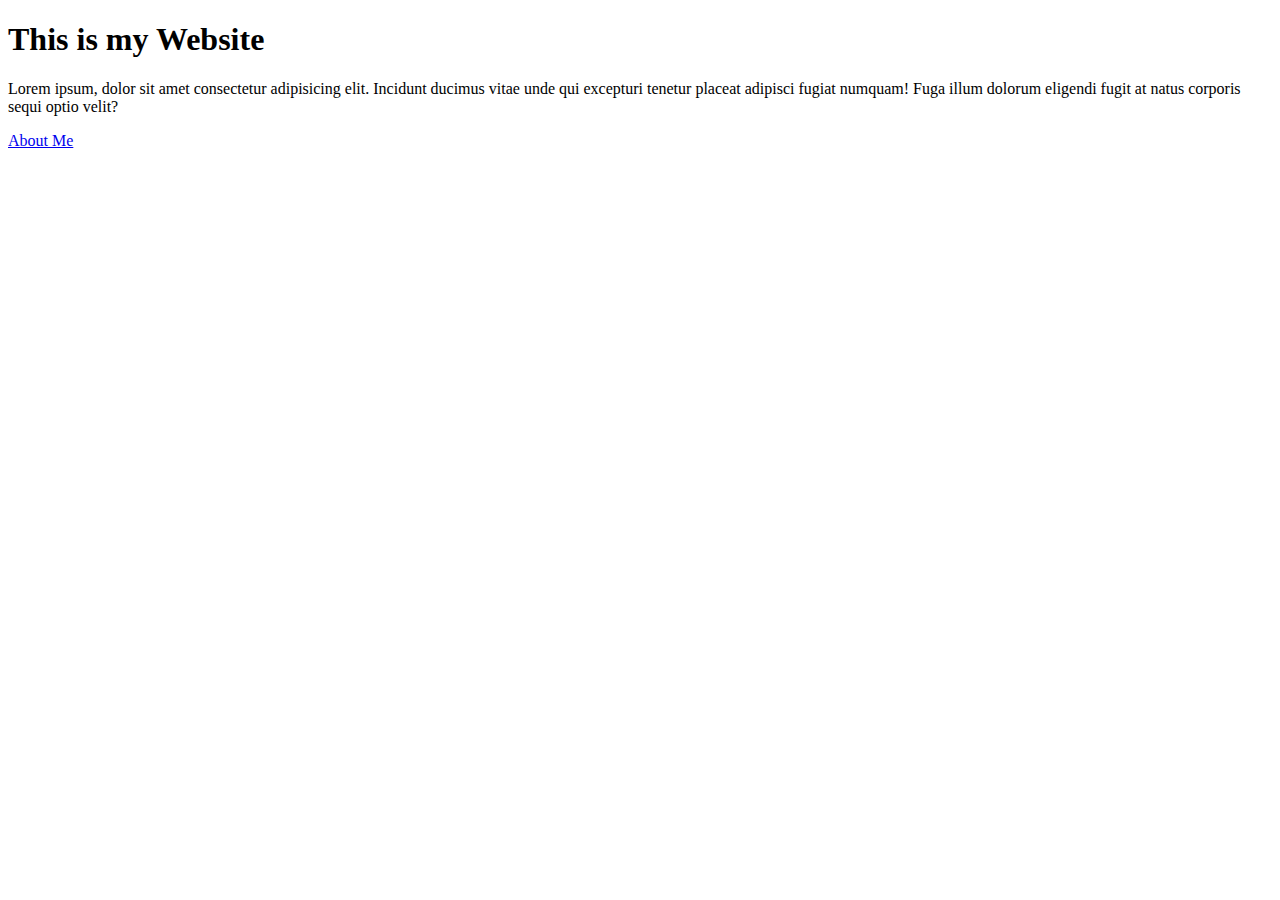
<file: index.html>
<!DOCTYPE html>
<html lang="en">
<head>
    <meta charset="UTF-8">
    <meta name="viewport" content="width=device-width, initial-scale=1.0">
    <title>Document</title>
</head>
<body>
    <div class="container">
        <div class="row">
            <div class="col">
                <h1>This is my Website</h1>
                <p>Lorem ipsum, dolor sit amet consectetur adipisicing elit. Incidunt ducimus vitae unde qui excepturi tenetur placeat adipisci fugiat numquam! Fuga illum dolorum eligendi fugit at natus corporis sequi optio velit?</p>
            </div>
        </div>
    </div>

    <div class="row">
        <p><a href="test/about.html">About Me</a></p>
    </div>
</body>

</html>
</file>
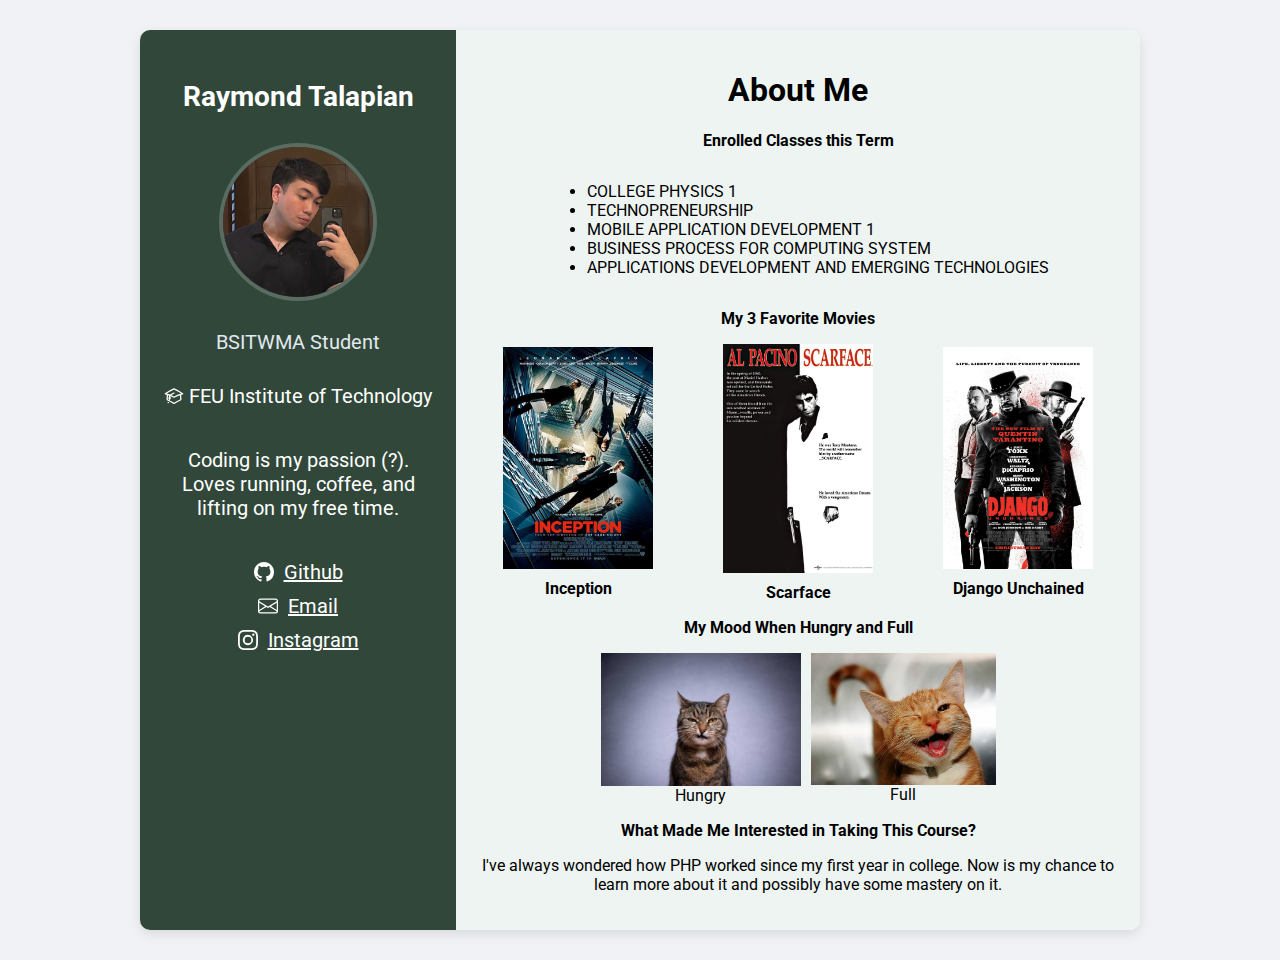
<file: ABOUT ME/index.html>
<!DOCTYPE html>
<html lang="en">

<head>
    <meta charset="UTF-8">
    <title>About Me</title>
    <link href='https://fonts.googleapis.com/css?family=Roboto' rel='stylesheet'>

    <style>
        body {
            font-family: 'Roboto';
            margin: 0;
            padding: 0;
            background-color: #f0f2f5;
            
            display: flex;
            justify-content: center;
            align-items: center;
            min-height: 100vh;
        }

        a {
            color: white;
        }

       
        .main-container {
            max-width: 1000px;
            width: 90%;
            margin: 30px auto;
            background-color: white;
            box-shadow: 0 4px 12px rgba(0, 0, 0, 0.1);
            border-radius: 10px;
            overflow: hidden;
            
        }

       
        .page-container {
            display: flex;
            min-height: 80vh;
            max-height: 900px;
            
        }

        .left-column {
            width: 30%;
            background-color: #31473A;
            color: white;
            padding: 20px;
            display: flex;
            flex-direction: column;
            align-items: center;
            text-align: center;
        }

        .right-column {
            width: 70%;
            padding: 20px;
            background-color: #EDF4F2;
            overflow-y: auto;
            
        }

       
        .flex-container {
            display: flex;
            flex-direction: row;
            gap: 70px;
            align-items: center;
            justify-content: center;
        }

        .movie-item {
            display: flex;
            flex-direction: column;
            align-items: center;
            text-align: center;
            font-weight: bold;
            
        }

        .mad{
            display: flex;
            flex-direction: column;
            align-items: center; 

        }

        .hapi{
            display: flex;
            flex-direction: column;
            align-items: center; 

        }

        .posters {
            width: 150px;
            margin-bottom: 10px;
        }

        .catimg {
            display: flex;
            justify-content: center;
            gap: 10px;

        }

        .enrolled {
            display: flex;
            flex-direction: column;
            align-items: center;
        }

        
        .profile-name {
            font-size: 28px;
            margin-top: 30px;
            margin-bottom: 10px;
        }

        .profile-title {

            color: #e2e8f0;
            margin-bottom: 10px;
            font-size: 20px;
        }

        .contact-info {
            margin-top: 5px;
            font-size: 20px;
        }

        h1 {
            text-align: center;
        }

        .right-column p {
            display: block;
            text-align: center;
        }

        
        .profile-image {
            width: 150px;
            height: 150px;
            border-radius: 50%;
            object-fit: cover;
            border: 4px solid rgba(255, 255, 255, 0.2);
            margin-top: 20px;
        }

        #icons {
            width: 20px;

        }

        .school {
            display: flex;
            flex-direction: row;
            gap: 5px;
            justify-content: center;
        }

        .links {

            margin-top: 10px;
            display: flex;
            flex-direction: row;
            gap: 10px;
            justify-content: center;
            align-items: center;
        }
    </style>
</head>

<body>
    
    <div class="main-container">
        <div class="page-container">

            <!-- Left Side Content-->
            <div class="left-column">
                <h2 class="profile-name">Raymond Talapian</h2>


                <div>
                    <img src="me.jpg" alt="Profile Photo" class="profile-image">
                </div>

                <div class="contact-info">
                    <p class="profile-title">BSITWMA Student</p>
                    <div class="school">
                        <svg xmlns="http://www.w3.org/2000/svg" fill="none" viewBox="0 0 24 24" stroke-width="1.5"
                            stroke="currentColor" class="size-6" id="icons">
                            <path stroke-linecap="round" stroke-linejoin="round"
                                d="M4.26 10.147a60.438 60.438 0 0 0-.491 6.347A48.62 48.62 0 0 1 12 20.904a48.62 48.62 0 0 1 8.232-4.41 60.46 60.46 0 0 0-.491-6.347m-15.482 0a50.636 50.636 0 0 0-2.658-.813A59.906 59.906 0 0 1 12 3.493a59.903 59.903 0 0 1 10.399 5.84c-.896.248-1.783.52-2.658.814m-15.482 0A50.717 50.717 0 0 1 12 13.489a50.702 50.702 0 0 1 7.74-3.342M6.75 15a.75.75 0 1 0 0-1.5.75.75 0 0 0 0 1.5Zm0 0v-3.675A55.378 55.378 0 0 1 12 8.443m-7.007 11.55A5.981 5.981 0 0 0 6.75 15.75v-1.5" />
                        </svg>
                        <p>FEU Institute of Technology</p>
                    </div>

                    <p style="margin-bottom: 40px;">Coding is my passion (?). Loves running, coffee, and lifting on my free time. </p>

                    <div class="links">
                        <svg xmlns="http://www.w3.org/2000/svg" width="20" height="20" fill="currentColor"
                            class="bi bi-github" viewBox="0 0 16 16">
                            <path
                                d="M8 0C3.58 0 0 3.58 0 8c0 3.54 2.29 6.53 5.47 7.59.4.07.55-.17.55-.38 0-.19-.01-.82-.01-1.49-2.01.37-2.53-.49-2.69-.94-.09-.23-.48-.94-.82-1.13-.28-.15-.68-.52-.01-.53.63-.01 1.08.58 1.23.82.72 1.21 1.87.87 2.33.66.07-.52.28-.87.51-1.07-1.78-.2-3.64-.89-3.64-3.95 0-.87.31-1.59.82-2.15-.08-.2-.36-1.02.08-2.12 0 0 .67-.21 2.2.82.64-.18 1.32-.27 2-.27s1.36.09 2 .27c1.53-1.04 2.2-.82 2.2-.82.44 1.1.16 1.92.08 2.12.51.56.82 1.27.82 2.15 0 3.07-1.87 3.75-3.65 3.95.29.25.54.73.54 1.48 0 1.07-.01 1.93-.01 2.2 0 .21.15.46.55.38A8.01 8.01 0 0 0 16 8c0-4.42-3.58-8-8-8" />
                        </svg>
                        <a href="https://github.com/asapr4y">Github</a>
                    </div>

                    <div class="links">
                        <svg xmlns="http://www.w3.org/2000/svg" width="20" height="20" fill="currentColor"
                            class="bi bi-envelope" viewBox="0 0 16 16">
                            <path
                                d="M0 4a2 2 0 0 1 2-2h12a2 2 0 0 1 2 2v8a2 2 0 0 1-2 2H2a2 2 0 0 1-2-2zm2-1a1 1 0 0 0-1 1v.217l7 4.2 7-4.2V4a1 1 0 0 0-1-1zm13 2.383-4.708 2.825L15 11.105zm-.034 6.876-5.64-3.471L8 9.583l-1.326-.795-5.64 3.47A1 1 0 0 0 2 13h12a1 1 0 0 0 .966-.741M1 11.105l4.708-2.897L1 5.383z" />
                        </svg>
                        <a href="202312047@fit.edu.ph">Email</a>
                    </div>

                    <div class="links">
                        <svg xmlns="http://www.w3.org/2000/svg" width="20" height="20" fill="currentColor"
                            class="bi bi-instagram" viewBox="0 0 16 16">
                            <path
                                d="M8 0C5.829 0 5.556.01 4.703.048 3.85.088 3.269.222 2.76.42a3.9 3.9 0 0 0-1.417.923A3.9 3.9 0 0 0 .42 2.76C.222 3.268.087 3.85.048 4.7.01 5.555 0 5.827 0 8.001c0 2.172.01 2.444.048 3.297.04.852.174 1.433.372 1.942.205.526.478.972.923 1.417.444.445.89.719 1.416.923.51.198 1.09.333 1.942.372C5.555 15.99 5.827 16 8 16s2.444-.01 3.298-.048c.851-.04 1.434-.174 1.943-.372a3.9 3.9 0 0 0 1.416-.923c.445-.445.718-.891.923-1.417.197-.509.332-1.09.372-1.942C15.99 10.445 16 10.173 16 8s-.01-2.445-.048-3.299c-.04-.851-.175-1.433-.372-1.941a3.9 3.9 0 0 0-.923-1.417A3.9 3.9 0 0 0 13.24.42c-.51-.198-1.092-.333-1.943-.372C10.443.01 10.172 0 7.998 0zm-.717 1.442h.718c2.136 0 2.389.007 3.232.046.78.035 1.204.166 1.486.275.373.145.64.319.92.599s.453.546.598.92c.11.281.24.705.275 1.485.039.843.047 1.096.047 3.231s-.008 2.389-.047 3.232c-.035.78-.166 1.203-.275 1.485a2.5 2.5 0 0 1-.599.919c-.28.28-.546.453-.92.598-.28.11-.704.24-1.485.276-.843.038-1.096.047-3.232.047s-2.39-.009-3.233-.047c-.78-.036-1.203-.166-1.485-.276a2.5 2.5 0 0 1-.92-.598 2.5 2.5 0 0 1-.6-.92c-.109-.281-.24-.705-.275-1.485-.038-.843-.046-1.096-.046-3.233s.008-2.388.046-3.231c.036-.78.166-1.204.276-1.486.145-.373.319-.64.599-.92s.546-.453.92-.598c.282-.11.705-.24 1.485-.276.738-.034 1.024-.044 2.515-.045zm4.988 1.328a.96.96 0 1 0 0 1.92.96.96 0 0 0 0-1.92m-4.27 1.122a4.109 4.109 0 1 0 0 8.217 4.109 4.109 0 0 0 0-8.217m0 1.441a2.667 2.667 0 1 1 0 5.334 2.667 2.667 0 0 1 0-5.334" />
                        </svg>
                        <a href="https://www.instagram.com/americanoreviews/">Instagram</a>
                    </div>
                </div>
            </div>

            <!-- About Me content -->
            <div class="right-column">
                <h1>About Me</h1>

                <p><strong>Enrolled Classes this Term</strong></p>
                <div class="enrolled">
                    <ul>
                        <li>COLLEGE PHYSICS 1</li>
                        <li>TECHNOPRENEURSHIP</li>
                        <li>MOBILE APPLICATION DEVELOPMENT 1</li>
                        <li>BUSINESS PROCESS FOR COMPUTING SYSTEM</li>
                        <li>APPLICATIONS DEVELOPMENT AND EMERGING TECHNOLOGIES </li>
                    </ul>
                </div>

                <p><strong>My 3 Favorite Movies</strong></p>
                <div class="flex-container">
                    <div class="movie-item">
                        <img src="inception.jpg" class="posters" alt="Inception">
                        <div>Inception</div>
                    </div>
                    <div class="movie-item">
                        <img src="scar.jpg" class="posters" alt="Scarface">
                        <div>Scarface</div>
                    </div>
                    <div class="movie-item">
                        <img src="django.jpg" class="posters" alt="Django Unchained">
                        <div>Django Unchained</div>
                    </div>
                </div>

                <p><strong>My Mood When Hungry and Full</strong></p>
                <div class="catimg">
                    <div class="mad">
                    <img src="madcat.jpg" alt="Hungry Mood" width="200">
                    <div>Hungry</div>
                    </div>

                    <div class="hapi">
                    <img src="hapicat.jpg" alt="Full Mood" width="185">
                    <div>Full</div>
                    </div>
                </div>

                <p><strong>What Made Me Interested in Taking This Course?</strong></p>
                <p>I've always wondered how PHP worked since my first year in college. Now is my chance to learn more
                    about it and
                    possibly have some mastery on it.</p>
            </div>
        </div>
    </div>
</body>

</html>
</file>
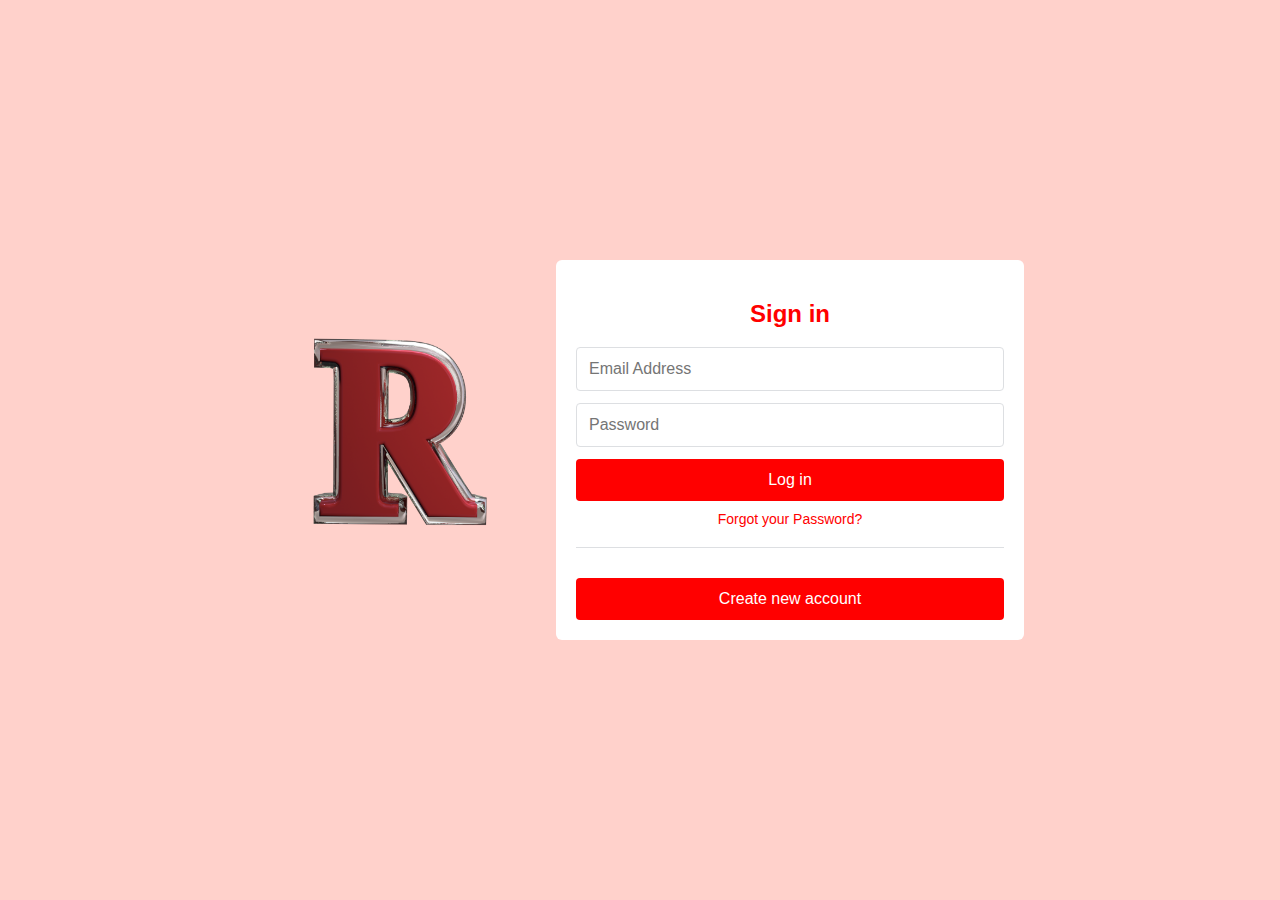
<file: fblogin.html>
<!DOCTYPE html>
<html lang="en">
<head>
    <meta charset="UTF-8">
    <meta name="viewport" content="width=device-width, initial-scale=1.0">
    <title>Raysbook Login</title>
    <style>
        body {
            font-family: Arial, sans-serif;
            background-color: #ffd1cb;
            margin: 0;
            padding: 0;
            display: flex;
            justify-content: center;
            align-items: center;
            height: 100vh;
}

        

        h2{
            text-align: center;
            color: #ff0000;
        }

        .container {
            display: flex;
            flex-direction: row;
            justify-content: space-between;
            width: 60%;
            max-width: 1000px;
        }

        .logo {
            flex: 1;    
            width: 250px;
            max-width: 300px;
            margin-bottom: 40px;
        }
        .login-box {
            flex:1;
            background: #fff;
            padding: 20px;
            border-radius: 6px;
        }

        .login-box form{
            display: flex;
            flex-direction: column;
        }

        .login-box input{
            padding: 12px;
            margin-bottom: 12px;
            font-size: 16px;
            border: 1px solid #dddfe2;
            border-radius: 4px;
        }

        .login-box button {
            background-color: #ff0000;
            color: #fff;
            padding: 12px;
            font-size: 16px;
            border: none;
            border-radius: 4px;
            cursor: pointer;
}
        .login-box button:hover {
            background-color: #000000;
}
        .login-box .create-account {
            background-color: #ff0000;
            margin-top: 10px;
}
        .login-box a {
            color: #ff0000;
            font-size: 14px;
            text-align: center;
            margin-top: 10px;
            text-decoration: none;
}
        .login-box hr {
            margin: 20px 0;
            border: none;
            border-top: 1px solid #dddfe2;
}
    </style>
</head>
<body>

<div class = "container">

<img src="rlogo3.png" class="logo">




<div class ="login-box">
<form>
    <h2>Sign in</h2>
    <input type="email" placeholder="Email Address" required>

    <input type="password" placeholder="Password" required> 

    <button type ="submit">Log in</button> 

    <a href="#">Forgot your Password?</a>

    <hr>
    <button class="create-account">Create new account</button>
</form>
</div>
</div>

</body>

</body>
</file>
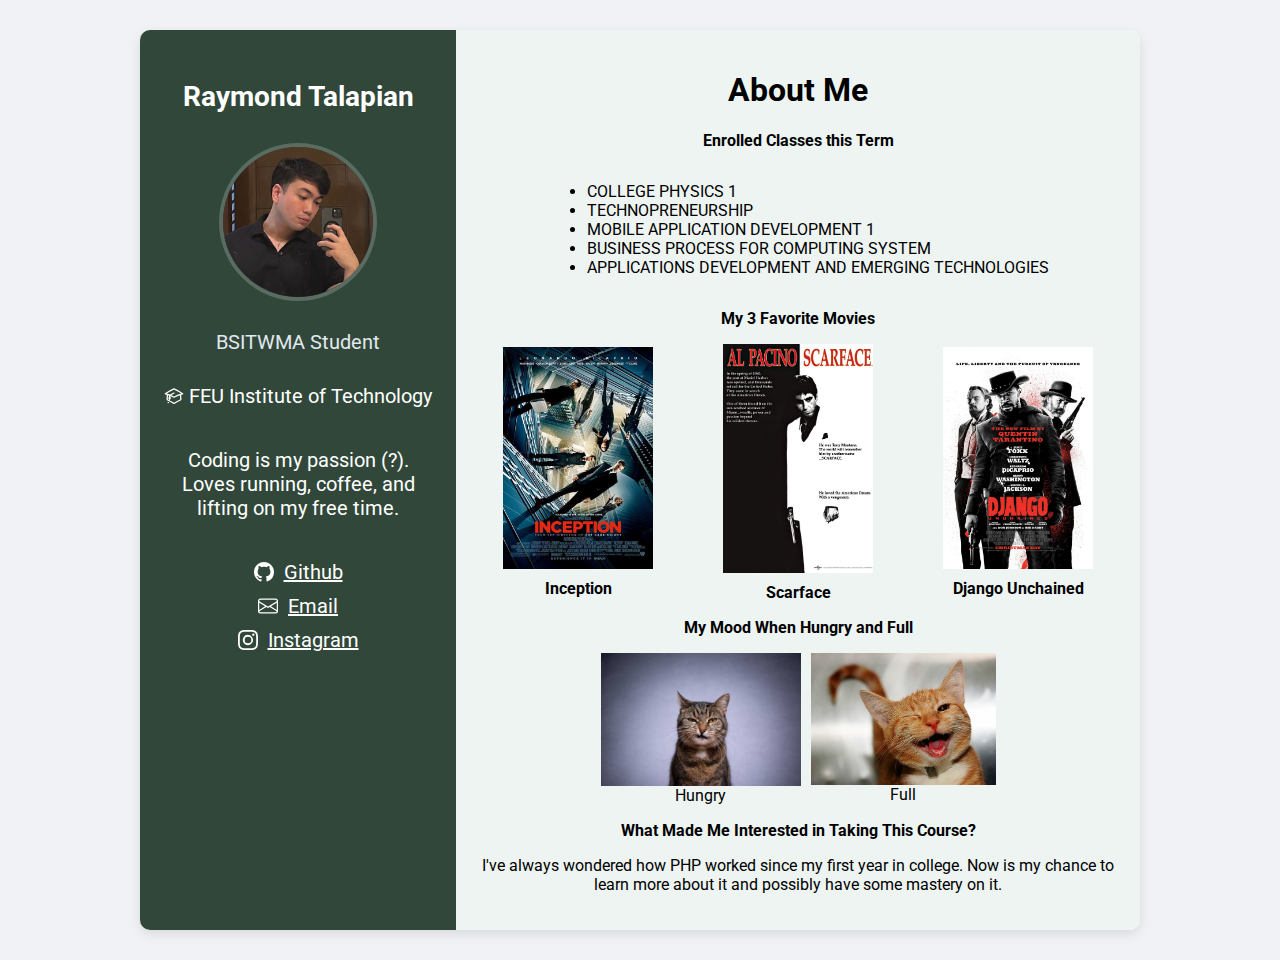
<file: ABOUT ME/aboutme.html>
<!DOCTYPE html>
<html lang="en">

<head>
    <meta charset="UTF-8">
    <title>About Me</title>
    <link href='https://fonts.googleapis.com/css?family=Roboto' rel='stylesheet'>

    <style>
        body {
            font-family: 'Roboto';
            margin: 0;
            padding: 0;
            background-color: #f0f2f5;
            
            display: flex;
            justify-content: center;
            align-items: center;
            min-height: 100vh;
        }

        a {
            color: white;
        }

       
        .main-container {
            max-width: 1000px;
            width: 90%;
            margin: 30px auto;
            background-color: white;
            box-shadow: 0 4px 12px rgba(0, 0, 0, 0.1);
            border-radius: 10px;
            overflow: hidden;
            
        }

       
        .page-container {
            display: flex;
            min-height: 80vh;
            max-height: 900px;
            
        }

        .left-column {
            width: 30%;
            background-color: #31473A;
            color: white;
            padding: 20px;
            display: flex;
            flex-direction: column;
            align-items: center;
            text-align: center;
        }

        .right-column {
            width: 70%;
            padding: 20px;
            background-color: #EDF4F2;
            overflow-y: auto;
            
        }

       
        .flex-container {
            display: flex;
            flex-direction: row;
            gap: 70px;
            align-items: center;
            justify-content: center;
        }

        .movie-item {
            display: flex;
            flex-direction: column;
            align-items: center;
            text-align: center;
            font-weight: bold;
            
        }

        .mad{
            display: flex;
            flex-direction: column;
            align-items: center; 

        }

        .hapi{
            display: flex;
            flex-direction: column;
            align-items: center; 

        }

        .posters {
            width: 150px;
            margin-bottom: 10px;
        }

        .catimg {
            display: flex;
            justify-content: center;
            gap: 10px;

        }

        .enrolled {
            display: flex;
            flex-direction: column;
            align-items: center;
        }

        
        .profile-name {
            font-size: 28px;
            margin-top: 30px;
            margin-bottom: 10px;
        }

        .profile-title {

            color: #e2e8f0;
            margin-bottom: 10px;
            font-size: 20px;
        }

        .contact-info {
            margin-top: 5px;
            font-size: 20px;
        }

        h1 {
            text-align: center;
        }

        .right-column p {
            display: block;
            text-align: center;
        }

        
        .profile-image {
            width: 150px;
            height: 150px;
            border-radius: 50%;
            object-fit: cover;
            border: 4px solid rgba(255, 255, 255, 0.2);
            margin-top: 20px;
        }

        #icons {
            width: 20px;

        }

        .school {
            display: flex;
            flex-direction: row;
            gap: 5px;
            justify-content: center;
        }

        .links {

            margin-top: 10px;
            display: flex;
            flex-direction: row;
            gap: 10px;
            justify-content: center;
            align-items: center;
        }
    </style>
</head>

<body>
    
    <div class="main-container">
        <div class="page-container">

            <!-- Left Side Content-->
            <div class="left-column">
                <h2 class="profile-name">Raymond Talapian</h2>


                <div>
                    <img src="me.jpg" alt="Profile Photo" class="profile-image">
                </div>

                <div class="contact-info">
                    <p class="profile-title">BSITWMA Student</p>
                    <div class="school">
                        <svg xmlns="http://www.w3.org/2000/svg" fill="none" viewBox="0 0 24 24" stroke-width="1.5"
                            stroke="currentColor" class="size-6" id="icons">
                            <path stroke-linecap="round" stroke-linejoin="round"
                                d="M4.26 10.147a60.438 60.438 0 0 0-.491 6.347A48.62 48.62 0 0 1 12 20.904a48.62 48.62 0 0 1 8.232-4.41 60.46 60.46 0 0 0-.491-6.347m-15.482 0a50.636 50.636 0 0 0-2.658-.813A59.906 59.906 0 0 1 12 3.493a59.903 59.903 0 0 1 10.399 5.84c-.896.248-1.783.52-2.658.814m-15.482 0A50.717 50.717 0 0 1 12 13.489a50.702 50.702 0 0 1 7.74-3.342M6.75 15a.75.75 0 1 0 0-1.5.75.75 0 0 0 0 1.5Zm0 0v-3.675A55.378 55.378 0 0 1 12 8.443m-7.007 11.55A5.981 5.981 0 0 0 6.75 15.75v-1.5" />
                        </svg>
                        <p>FEU Institute of Technology</p>
                    </div>

                    <p style="margin-bottom: 40px;">Coding is my passion (?). Loves running, coffee, and lifting on my free time. </p>

                    <div class="links">
                        <svg xmlns="http://www.w3.org/2000/svg" width="20" height="20" fill="currentColor"
                            class="bi bi-github" viewBox="0 0 16 16">
                            <path
                                d="M8 0C3.58 0 0 3.58 0 8c0 3.54 2.29 6.53 5.47 7.59.4.07.55-.17.55-.38 0-.19-.01-.82-.01-1.49-2.01.37-2.53-.49-2.69-.94-.09-.23-.48-.94-.82-1.13-.28-.15-.68-.52-.01-.53.63-.01 1.08.58 1.23.82.72 1.21 1.87.87 2.33.66.07-.52.28-.87.51-1.07-1.78-.2-3.64-.89-3.64-3.95 0-.87.31-1.59.82-2.15-.08-.2-.36-1.02.08-2.12 0 0 .67-.21 2.2.82.64-.18 1.32-.27 2-.27s1.36.09 2 .27c1.53-1.04 2.2-.82 2.2-.82.44 1.1.16 1.92.08 2.12.51.56.82 1.27.82 2.15 0 3.07-1.87 3.75-3.65 3.95.29.25.54.73.54 1.48 0 1.07-.01 1.93-.01 2.2 0 .21.15.46.55.38A8.01 8.01 0 0 0 16 8c0-4.42-3.58-8-8-8" />
                        </svg>
                        <a href="https://github.com/asapr4y">Github</a>
                    </div>

                    <div class="links">
                        <svg xmlns="http://www.w3.org/2000/svg" width="20" height="20" fill="currentColor"
                            class="bi bi-envelope" viewBox="0 0 16 16">
                            <path
                                d="M0 4a2 2 0 0 1 2-2h12a2 2 0 0 1 2 2v8a2 2 0 0 1-2 2H2a2 2 0 0 1-2-2zm2-1a1 1 0 0 0-1 1v.217l7 4.2 7-4.2V4a1 1 0 0 0-1-1zm13 2.383-4.708 2.825L15 11.105zm-.034 6.876-5.64-3.471L8 9.583l-1.326-.795-5.64 3.47A1 1 0 0 0 2 13h12a1 1 0 0 0 .966-.741M1 11.105l4.708-2.897L1 5.383z" />
                        </svg>
                        <a href="202312047@fit.edu.ph">Email</a>
                    </div>

                    <div class="links">
                        <svg xmlns="http://www.w3.org/2000/svg" width="20" height="20" fill="currentColor"
                            class="bi bi-instagram" viewBox="0 0 16 16">
                            <path
                                d="M8 0C5.829 0 5.556.01 4.703.048 3.85.088 3.269.222 2.76.42a3.9 3.9 0 0 0-1.417.923A3.9 3.9 0 0 0 .42 2.76C.222 3.268.087 3.85.048 4.7.01 5.555 0 5.827 0 8.001c0 2.172.01 2.444.048 3.297.04.852.174 1.433.372 1.942.205.526.478.972.923 1.417.444.445.89.719 1.416.923.51.198 1.09.333 1.942.372C5.555 15.99 5.827 16 8 16s2.444-.01 3.298-.048c.851-.04 1.434-.174 1.943-.372a3.9 3.9 0 0 0 1.416-.923c.445-.445.718-.891.923-1.417.197-.509.332-1.09.372-1.942C15.99 10.445 16 10.173 16 8s-.01-2.445-.048-3.299c-.04-.851-.175-1.433-.372-1.941a3.9 3.9 0 0 0-.923-1.417A3.9 3.9 0 0 0 13.24.42c-.51-.198-1.092-.333-1.943-.372C10.443.01 10.172 0 7.998 0zm-.717 1.442h.718c2.136 0 2.389.007 3.232.046.78.035 1.204.166 1.486.275.373.145.64.319.92.599s.453.546.598.92c.11.281.24.705.275 1.485.039.843.047 1.096.047 3.231s-.008 2.389-.047 3.232c-.035.78-.166 1.203-.275 1.485a2.5 2.5 0 0 1-.599.919c-.28.28-.546.453-.92.598-.28.11-.704.24-1.485.276-.843.038-1.096.047-3.232.047s-2.39-.009-3.233-.047c-.78-.036-1.203-.166-1.485-.276a2.5 2.5 0 0 1-.92-.598 2.5 2.5 0 0 1-.6-.92c-.109-.281-.24-.705-.275-1.485-.038-.843-.046-1.096-.046-3.233s.008-2.388.046-3.231c.036-.78.166-1.204.276-1.486.145-.373.319-.64.599-.92s.546-.453.92-.598c.282-.11.705-.24 1.485-.276.738-.034 1.024-.044 2.515-.045zm4.988 1.328a.96.96 0 1 0 0 1.92.96.96 0 0 0 0-1.92m-4.27 1.122a4.109 4.109 0 1 0 0 8.217 4.109 4.109 0 0 0 0-8.217m0 1.441a2.667 2.667 0 1 1 0 5.334 2.667 2.667 0 0 1 0-5.334" />
                        </svg>
                        <a href="instagram.com/americanoreviews">Instagram</a>
                    </div>
                </div>
            </div>

            <!-- About Me content -->
            <div class="right-column">
                <h1>About Me</h1>

                <p><strong>Enrolled Classes this Term</strong></p>
                <div class="enrolled">
                    <ul>
                        <li>COLLEGE PHYSICS 1</li>
                        <li>TECHNOPRENEURSHIP</li>
                        <li>MOBILE APPLICATION DEVELOPMENT 1</li>
                        <li>BUSINESS PROCESS FOR COMPUTING SYSTEM</li>
                        <li>APPLICATIONS DEVELOPMENT AND EMERGING TECHNOLOGIES </li>
                    </ul>
                </div>

                <p><strong>My 3 Favorite Movies</strong></p>
                <div class="flex-container">
                    <div class="movie-item">
                        <img src="inception.jpg" class="posters" alt="Inception">
                        <div>Inception</div>
                    </div>
                    <div class="movie-item">
                        <img src="scar.jpg" class="posters" alt="Scarface">
                        <div>Scarface</div>
                    </div>
                    <div class="movie-item">
                        <img src="django.jpg" class="posters" alt="Django Unchained">
                        <div>Django Unchained</div>
                    </div>
                </div>

                <p><strong>My Mood When Hungry and Full</strong></p>
                <div class="catimg">
                    <div class="mad">
                    <img src="madcat.jpg" alt="Hungry Mood" width="200">
                    <div>Hungry</div>
                    </div>

                    <div class="hapi">
                    <img src="hapicat.jpg" alt="Full Mood" width="185">
                    <div>Full</div>
                    </div>
                </div>

                <p><strong>What Made Me Interested in Taking This Course?</strong></p>
                <p>I've always wondered how PHP worked since my first year in college. Now is my chance to learn more
                    about it and
                    possibly have some mastery on it.</p>
            </div>
        </div>
    </div>
</body>

</html>
</file>
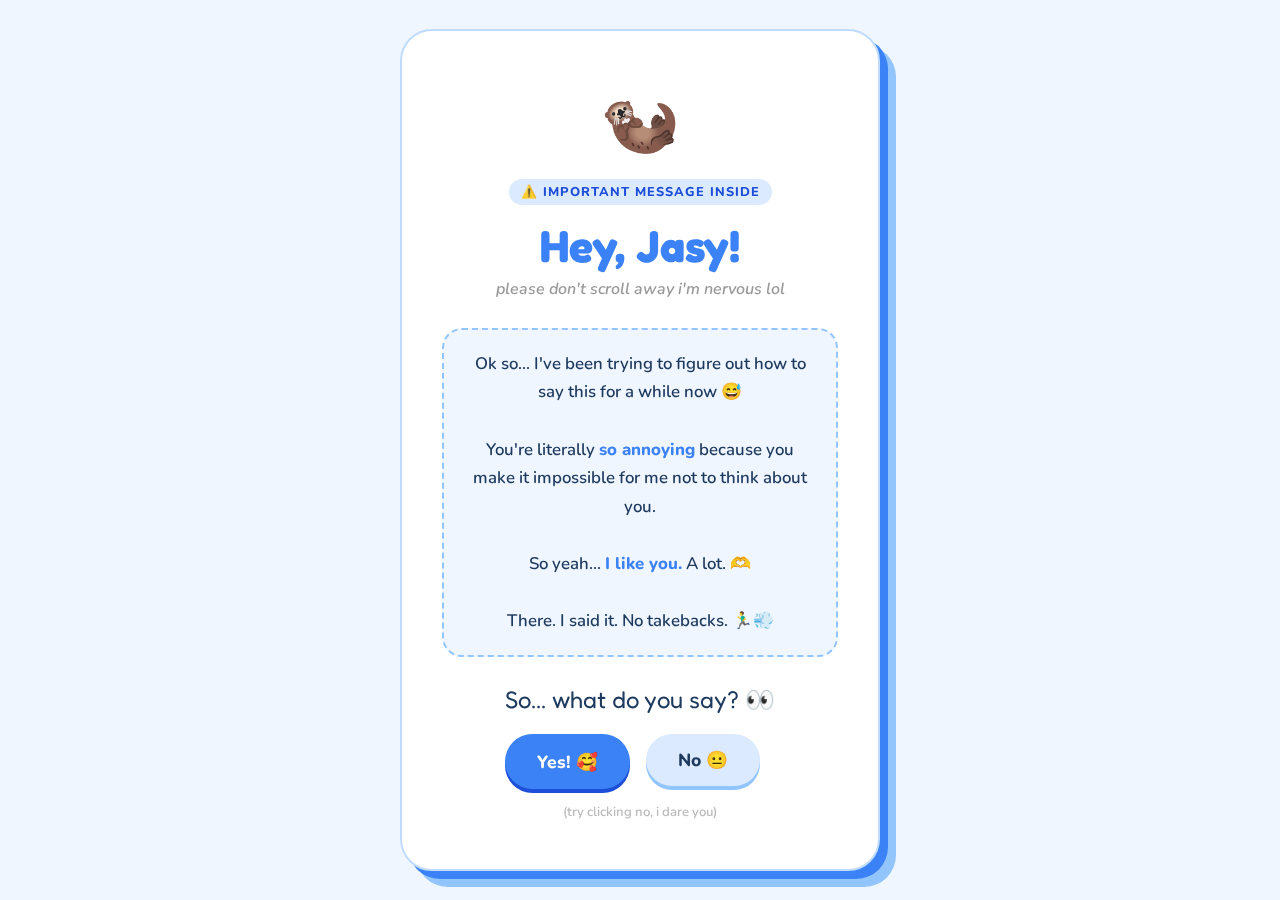
<file: for you lol/letter.html>
<!DOCTYPE html>
<html lang="en">
<head>
<meta charset="UTF-8">
<meta name="viewport" content="width=device-width, initial-scale=1.0">
<title>hey jasy 👀</title>
<link href="https://fonts.googleapis.com/css2?family=Fredoka+One&family=Nunito:wght@400;600;700;800&display=swap" rel="stylesheet">
<style>
  :root {
    --pink: #3b82f6;
    --pink-light: #93c5fd;
    --yellow: #e0f2fe;
    --mint: #7dd3fc;
    --bg: #eff6ff;
    --dark: #1e3a5f;
  }

  * { margin: 0; padding: 0; box-sizing: border-box; }

  body {
    font-family: 'Nunito', sans-serif;
    background: var(--bg);
    min-height: 100vh;
    display: flex;
    flex-direction: column;
    align-items: center;
    justify-content: center;
    overflow: hidden;
    position: relative;
  }

  /* Floating hearts background */
  .hearts-bg {
    position: fixed;
    top: 0; left: 0;
    width: 100%; height: 100%;
    pointer-events: none;
    z-index: 0;
  }

  .heart-float {
    position: absolute;
    font-size: 1.5rem;
    animation: floatUp linear infinite;
    opacity: 0;
  }

  @keyframes floatUp {
    0% { transform: translateY(110vh) rotate(0deg); opacity: 0; }
    10% { opacity: 0.6; }
    90% { opacity: 0.4; }
    100% { transform: translateY(-10vh) rotate(360deg); opacity: 0; }
  }

  /* Main card */
  .card {
    background: white;
    border-radius: 32px;
    padding: 48px 40px;
    max-width: 480px;
    width: 90%;
    text-align: center;
    box-shadow: 8px 8px 0px var(--pink), 16px 16px 0px var(--pink-light);
    border: 2px solid #bfdbfe;
    position: relative;
    z-index: 10;
    animation: cardPop 0.6s cubic-bezier(0.34, 1.56, 0.64, 1) both;
  }

  @keyframes cardPop {
    from { transform: scale(0.5) rotate(-5deg); opacity: 0; }
    to { transform: scale(1) rotate(0deg); opacity: 1; }
  }

  .emoji-header {
    font-size: 4rem;
    display: block;
    margin-bottom: 12px;
    animation: wobble 2s ease-in-out infinite;
  }

  @keyframes wobble {
    0%, 100% { transform: rotate(-5deg); }
    50% { transform: rotate(5deg); }
  }

  h1 {
    font-family: 'Fredoka One', cursive;
    font-size: 2.8rem;
    color: var(--pink);
    margin-bottom: 8px;
    line-height: 1.1;
  }

  .subtitle {
    font-size: 1rem;
    color: #999;
    font-weight: 600;
    margin-bottom: 28px;
    font-style: italic;
  }

  .message-box {
    background: var(--bg);
    border-radius: 20px;
    padding: 20px 24px;
    margin-bottom: 28px;
    border: 2px dashed var(--pink-light);
    font-size: 1.05rem;
    color: var(--dark);
    line-height: 1.7;
    font-weight: 600;
  }

  .message-box .highlight {
    color: var(--pink);
    font-weight: 800;
  }

  /* The interactive button game */
  .question-section {
    margin-top: 8px;
  }

  .question {
    font-family: 'Fredoka One', cursive;
    font-size: 1.5rem;
    color: var(--dark);
    margin-bottom: 20px;
  }

  .btn-row {
    display: flex;
    gap: 16px;
    justify-content: center;
    flex-wrap: wrap;
  }

  .btn {
    font-family: 'Nunito', sans-serif;
    font-size: 1.1rem;
    font-weight: 800;
    padding: 14px 32px;
    border-radius: 50px;
    border: none;
    cursor: pointer;
    transition: transform 0.1s, box-shadow 0.1s;
  }

  .btn-yes {
    background: var(--pink);
    color: white;
    box-shadow: 0 4px 0 #1d4ed8;
  }
  .btn-yes:hover { transform: translateY(-2px); box-shadow: 0 6px 0 #1d4ed8; }
  .btn-yes:active { transform: translateY(2px); box-shadow: 0 2px 0 #1d4ed8; }

  .btn-no {
    background: #dbeafe;
    color: var(--dark);
    box-shadow: 0 4px 0 #93c5fd;
    position: absolute;
    transition: left 0.05s, top 0.05s;
  }
  .btn-no:hover { cursor: not-allowed; }

  #no-wrapper {
    position: relative;
    width: 130px;
    height: 55px;
  }

  #no-btn {
    position: absolute;
    left: 0; top: 0;
  }

  /* Result screen */
  .result {
    display: none;
    flex-direction: column;
    align-items: center;
    gap: 12px;
    animation: cardPop 0.5s cubic-bezier(0.34, 1.56, 0.64, 1) both;
  }

  .result.show { display: flex; }
  .question-section.hide { display: none; }

  .result-emoji {
    font-size: 5rem;
    animation: bounce 0.5s ease infinite alternate;
  }
  @keyframes bounce {
    from { transform: scale(1); }
    to { transform: scale(1.15); }
  }

  .result-text {
    font-family: 'Fredoka One', cursive;
    font-size: 2rem;
    color: var(--pink);
  }

  .result-sub {
    font-size: 1rem;
    color: #888;
    font-weight: 600;
    max-width: 300px;
  }

  /* Confetti burst */
  .confetti-piece {
    position: fixed;
    width: 10px;
    height: 10px;
    border-radius: 2px;
    animation: confettiFall 1s ease-out forwards;
    pointer-events: none;
    z-index: 100;
  }
  @keyframes confettiFall {
    0% { transform: translate(0, 0) rotate(0deg); opacity: 1; }
    100% { transform: translate(var(--tx), var(--ty)) rotate(720deg); opacity: 0; }
  }

  .tag {
    display: inline-block;
    background: #dbeafe;
    color: #1d4ed8;
    font-weight: 800;
    font-size: 0.8rem;
    padding: 4px 12px;
    border-radius: 50px;
    margin-bottom: 16px;
    letter-spacing: 1px;
    text-transform: uppercase;
  }
</style>
</head>
<body>

<div class="hearts-bg" id="heartsBg"></div>

<div class="card">
  <span class="emoji-header">🦦</span>
  <div class="tag">⚠️ Important Message Inside</div>
  <h1>Hey, Jasy!</h1>
  <p class="subtitle">please don't scroll away i'm nervous lol</p>

  <div class="message-box">
    Ok so... I've been trying to figure out how to say this for a while now 😅<br><br>
    You're literally <span class="highlight">so annoying</span> because you make it impossible for me not to think about you.<br><br>
    So yeah... <span class="highlight">I like you.</span> A lot. 🫶<br><br>
    There. I said it. No takebacks. 🏃‍♂️💨
  </div>

  <div class="question-section" id="questionSection">
    <p class="question">So... what do you say? 👀</p>
    <div class="btn-row">
      <button class="btn btn-yes" onclick="handleYes()">Yes! 🥰</button>
      <div id="no-wrapper">
        <button class="btn btn-no" id="no-btn" onmouseover="runAway()" onclick="runAway()">No 😐</button>
      </div>
    </div>
    <p style="margin-top:14px; font-size:0.82rem; color:#bbb; font-weight:600;">(try clicking no, i dare you)</p>
  </div>

  <div class="result" id="result">
    <div class="result-emoji">🎉</div>
    <p class="result-text">SHE SAID YES!!!</p>
    <p class="result-sub">Best. Day. Ever. You just made this guy the happiest person alive 🥹❤️</p>
  </div>
</div>

<script>
  // Floating hearts
  const heartsBg = document.getElementById('heartsBg');
  const emojis = ['🧿','🧿','🧿','🧿','🧿','🧿','🧿','✨','🦦'];
  for (let i = 0; i < 18; i++) {
    const h = document.createElement('div');
    h.className = 'heart-float';
    h.textContent = emojis[Math.floor(Math.random() * emojis.length)];
    h.style.left = Math.random() * 100 + 'vw';
    h.style.fontSize = (1 + Math.random() * 1.5) + 'rem';
    h.style.animationDuration = (5 + Math.random() * 8) + 's';
    h.style.animationDelay = (Math.random() * 8) + 's';
    heartsBg.appendChild(h);
  }

  // Runaway "No" button
  let noClickCount = 0;
  const noBtn = document.getElementById('no-btn');
  const noWrapper = document.getElementById('no-wrapper');

  function runAway() {
    noClickCount++;
    const wrapper = noWrapper;
    const maxX = wrapper.offsetWidth - noBtn.offsetWidth;
    const maxY = wrapper.offsetHeight - noBtn.offsetHeight;

    // Move within viewport - get random position on screen
    const vw = window.innerWidth;
    const vh = window.innerHeight;
    const btnW = noBtn.offsetWidth;
    const btnH = noBtn.offsetHeight;

    const randX = Math.floor(Math.random() * (vw - btnW));
    const randY = Math.floor(Math.random() * (vh - btnH));

    noBtn.style.position = 'fixed';
    noBtn.style.left = randX + 'px';
    noBtn.style.top = randY + 'px';
    noBtn.style.zIndex = 200;

    if (noClickCount === 1) {
      noBtn.textContent = "Nope 😏";
    } else if (noClickCount === 2) {
      noBtn.textContent = "Nice try 😂";
    } else if (noClickCount === 3) {
      noBtn.textContent = "Catch me if u can 🏃";
    } else if (noClickCount >= 4) {
      noBtn.textContent = "NEVER 😜";
    }
  }

  // Yes button
  function handleYes() {
    document.getElementById('questionSection').classList.add('hide');
    document.getElementById('result').classList.add('show');
    launchConfetti();
    spawnMoreHearts();
  }

  function launchConfetti() {
    const colors = ['#3b82f6','#93c5fd','#7dd3fc','#bfdbfe','#1d4ed8'];
    for (let i = 0; i < 60; i++) {
      setTimeout(() => {
        const c = document.createElement('div');
        c.className = 'confetti-piece';
        c.style.background = colors[Math.floor(Math.random() * colors.length)];
        c.style.left = (30 + Math.random() * 40) + 'vw';
        c.style.top = '50vh';
        const angle = Math.random() * 360;
        const dist = 80 + Math.random() * 200;
        c.style.setProperty('--tx', Math.cos(angle) * dist + 'px');
        c.style.setProperty('--ty', (Math.sin(angle) * dist - 100) + 'px');
        document.body.appendChild(c);
        setTimeout(() => c.remove(), 1100);
      }, i * 20);
    }
  }

  function spawnMoreHearts() {
    for (let i = 0; i < 10; i++) {
      const h = document.createElement('div');
      h.className = 'heart-float';
      h.textContent = '🧿';
      h.style.left = Math.random() * 100 + 'vw';
      h.style.fontSize = (2 + Math.random() * 2) + 'rem';
      h.style.animationDuration = (3 + Math.random() * 4) + 's';
      h.style.animationDelay = '0s';
      heartsBg.appendChild(h);
    }
  }
</script>
</body>
</html>
</file>
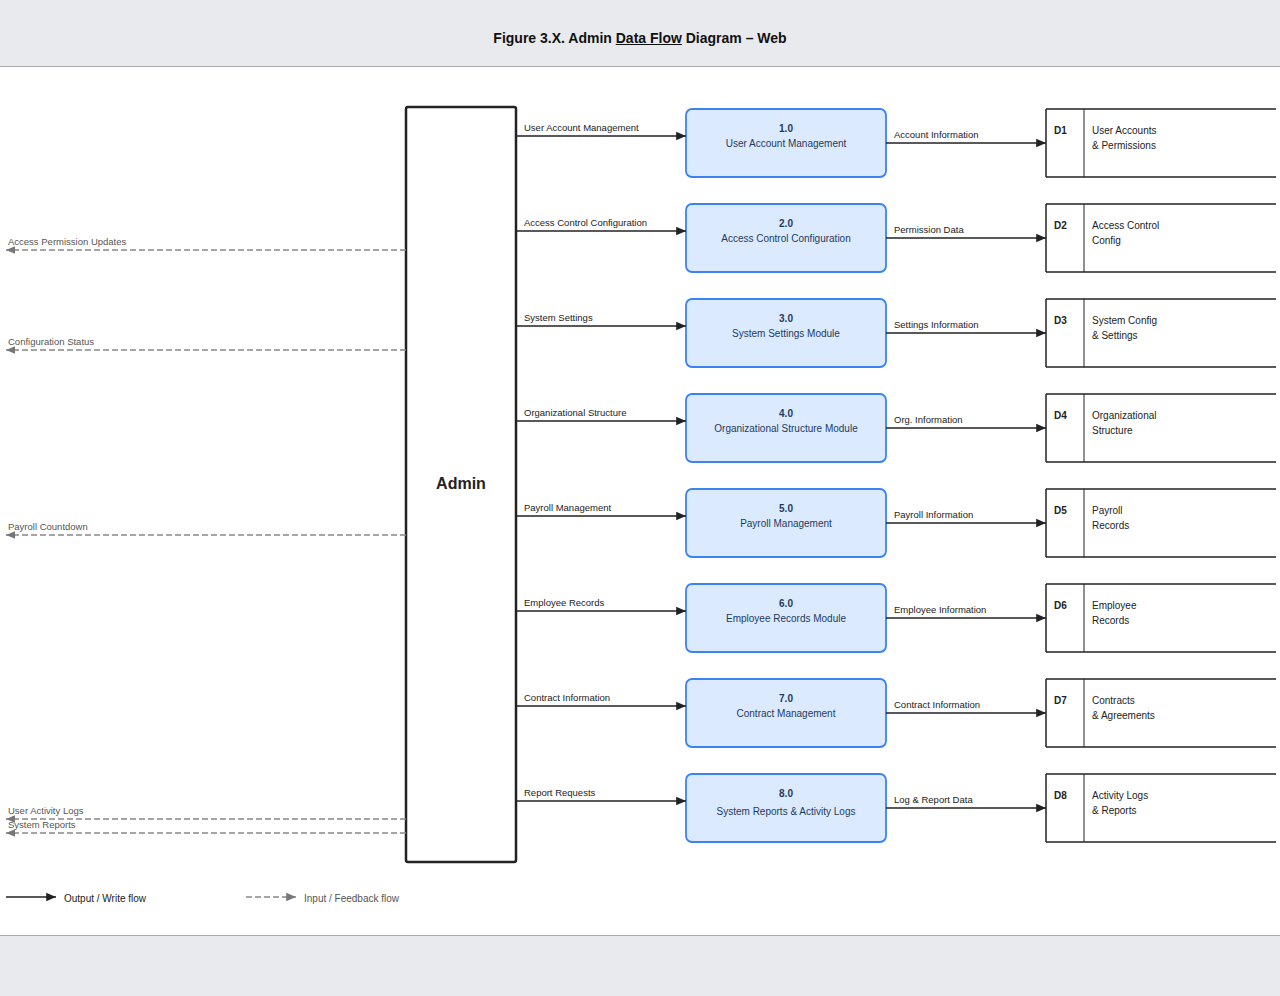
<file: FTAR/dfd.html>
<!DOCTYPE html>
<html lang="en">
<head>
<meta charset="UTF-8">
<title>Admin DFD – Tyrant AIM</title>
<style>
  * { box-sizing: border-box; margin: 0; padding: 0; }
  body {
    background: #e8eaed;
    font-family: Arial, sans-serif;
    display: flex;
    flex-direction: column;
    align-items: center;
    padding: 30px 20px 60px;
  }
  h2 { font-size: 14px; font-weight: 700; margin-bottom: 20px; color: #111; }
  svg { background: #fff; border: 1px solid #aaa; display: block; }
</style>
</head>
<body>
<h2>Figure 3.X. Admin <u>Data Flow</u> Diagram – Web</h2>

<!--
  COLUMN LAYOUT:
  Input label text   : x=20  (text starts here, ~200px wide)
  Input arrow        : x=20 → x=420  (long dashed arrow going into Admin left)
  Admin box          : x=420  w=110  right edge=530
  Output arrow+label : x=530 → x=700
  Process box        : x=700  w=200  right edge=900
  Flow arrow+label   : x=900 → x=1060
  Data store         : x=1060 w=230  right edge=1290

  Total width: 1310px

  Row centers (8 rows, 95px apart, starting at 75):
  R1=75, R2=170, R3=265, R4=360, R5=455, R6=550, R7=645, R8=740

  Admin box: y=40 to y=795

  INPUT arrows: dashed, FROM Admin left (x=420) going LEFT, label on arrow
    Each input on its own y, clearly separated.
    Arrow goes LEFT from x=420 with label sitting above the line.
    
    Config. Status          y=278  (row 3 bottom area)
    Access Permission Upd.  y=183  (row 2 bottom area)
    Payroll Countdown       y=468  (row 5 bottom area)
    User Activity Logs      y=753  (row 8 bottom area)
    System Reports          y=768  (row 8 bottom area)
    
    These arrows point LEFT (←) so arrow starts at x=420 going to x=20.
    marker-end on the LEFT means we flip: start=420, end=20, marker at end (x=20).
    Label sits above the arrow line.
-->

<svg width="1310" height="870" xmlns="http://www.w3.org/2000/svg">
<defs>
  <marker id="ab" markerWidth="8" markerHeight="8" refX="7" refY="4" orient="auto">
    <path d="M0,1 L7,4 L0,7 Z" fill="#222"/>
  </marker>
  <marker id="ag" markerWidth="8" markerHeight="8" refX="7" refY="4" orient="auto">
    <path d="M0,1 L7,4 L0,7 Z" fill="#777"/>
  </marker>
</defs>

<!-- ══════ ADMIN BOX ══════ -->
<rect x="420" y="40" width="110" height="755" rx="2" fill="#fff" stroke="#222" stroke-width="2.5"/>
<text x="475" y="422" text-anchor="middle" font-size="16" font-weight="700" fill="#222">Admin</text>

<!-- ══════ PROCESS BOXES (x=700, w=200, h=68) ══════ -->

<rect x="700" y="42"  width="200" height="68" rx="6" fill="#dbeafe" stroke="#3b82f6" stroke-width="1.8"/>
<text x="800" y="65"  text-anchor="middle" font-size="10" font-weight="700" fill="#1e3a5f">1.0</text>
<text x="800" y="80"  text-anchor="middle" font-size="10" fill="#1e3a5f">User Account Management</text>

<rect x="700" y="137" width="200" height="68" rx="6" fill="#dbeafe" stroke="#3b82f6" stroke-width="1.8"/>
<text x="800" y="160" text-anchor="middle" font-size="10" font-weight="700" fill="#1e3a5f">2.0</text>
<text x="800" y="175" text-anchor="middle" font-size="10" fill="#1e3a5f">Access Control Configuration</text>

<rect x="700" y="232" width="200" height="68" rx="6" fill="#dbeafe" stroke="#3b82f6" stroke-width="1.8"/>
<text x="800" y="255" text-anchor="middle" font-size="10" font-weight="700" fill="#1e3a5f">3.0</text>
<text x="800" y="270" text-anchor="middle" font-size="10" fill="#1e3a5f">System Settings Module</text>

<rect x="700" y="327" width="200" height="68" rx="6" fill="#dbeafe" stroke="#3b82f6" stroke-width="1.8"/>
<text x="800" y="350" text-anchor="middle" font-size="10" font-weight="700" fill="#1e3a5f">4.0</text>
<text x="800" y="365" text-anchor="middle" font-size="10" fill="#1e3a5f">Organizational Structure Module</text>

<rect x="700" y="422" width="200" height="68" rx="6" fill="#dbeafe" stroke="#3b82f6" stroke-width="1.8"/>
<text x="800" y="445" text-anchor="middle" font-size="10" font-weight="700" fill="#1e3a5f">5.0</text>
<text x="800" y="460" text-anchor="middle" font-size="10" fill="#1e3a5f">Payroll Management</text>

<rect x="700" y="517" width="200" height="68" rx="6" fill="#dbeafe" stroke="#3b82f6" stroke-width="1.8"/>
<text x="800" y="540" text-anchor="middle" font-size="10" font-weight="700" fill="#1e3a5f">6.0</text>
<text x="800" y="555" text-anchor="middle" font-size="10" fill="#1e3a5f">Employee Records Module</text>

<rect x="700" y="612" width="200" height="68" rx="6" fill="#dbeafe" stroke="#3b82f6" stroke-width="1.8"/>
<text x="800" y="635" text-anchor="middle" font-size="10" font-weight="700" fill="#1e3a5f">7.0</text>
<text x="800" y="650" text-anchor="middle" font-size="10" fill="#1e3a5f">Contract Management</text>

<rect x="700" y="707" width="200" height="68" rx="6" fill="#dbeafe" stroke="#3b82f6" stroke-width="1.8"/>
<text x="800" y="730" text-anchor="middle" font-size="10" font-weight="700" fill="#1e3a5f">8.0</text>
<text x="800" y="748" text-anchor="middle" font-size="10" fill="#1e3a5f">System Reports &amp; Activity Logs</text>

<!-- ══════ DATA STORES (x=1060, open-ended right) ══════ -->

<!-- D1 -->
<line x1="1060" y1="42"  x2="1060" y2="110" stroke="#222" stroke-width="1.5"/>
<line x1="1060" y1="42"  x2="1290" y2="42"  stroke="#222" stroke-width="1.5"/>
<line x1="1060" y1="110" x2="1290" y2="110" stroke="#222" stroke-width="1.5"/>
<line x1="1098" y1="42"  x2="1098" y2="110" stroke="#222" stroke-width="1"/>
<text x="1068" y="67"  font-size="10" font-weight="700" fill="#222">D1</text>
<text x="1106" y="67"  font-size="10" fill="#222">User Accounts</text>
<text x="1106" y="82"  font-size="10" fill="#222">&amp; Permissions</text>

<!-- D2 -->
<line x1="1060" y1="137" x2="1060" y2="205" stroke="#222" stroke-width="1.5"/>
<line x1="1060" y1="137" x2="1290" y2="137" stroke="#222" stroke-width="1.5"/>
<line x1="1060" y1="205" x2="1290" y2="205" stroke="#222" stroke-width="1.5"/>
<line x1="1098" y1="137" x2="1098" y2="205" stroke="#222" stroke-width="1"/>
<text x="1068" y="162" font-size="10" font-weight="700" fill="#222">D2</text>
<text x="1106" y="162" font-size="10" fill="#222">Access Control</text>
<text x="1106" y="177" font-size="10" fill="#222">Config</text>

<!-- D3 -->
<line x1="1060" y1="232" x2="1060" y2="300" stroke="#222" stroke-width="1.5"/>
<line x1="1060" y1="232" x2="1290" y2="232" stroke="#222" stroke-width="1.5"/>
<line x1="1060" y1="300" x2="1290" y2="300" stroke="#222" stroke-width="1.5"/>
<line x1="1098" y1="232" x2="1098" y2="300" stroke="#222" stroke-width="1"/>
<text x="1068" y="257" font-size="10" font-weight="700" fill="#222">D3</text>
<text x="1106" y="257" font-size="10" fill="#222">System Config</text>
<text x="1106" y="272" font-size="10" fill="#222">&amp; Settings</text>

<!-- D4 -->
<line x1="1060" y1="327" x2="1060" y2="395" stroke="#222" stroke-width="1.5"/>
<line x1="1060" y1="327" x2="1290" y2="327" stroke="#222" stroke-width="1.5"/>
<line x1="1060" y1="395" x2="1290" y2="395" stroke="#222" stroke-width="1.5"/>
<line x1="1098" y1="327" x2="1098" y2="395" stroke="#222" stroke-width="1"/>
<text x="1068" y="352" font-size="10" font-weight="700" fill="#222">D4</text>
<text x="1106" y="352" font-size="10" fill="#222">Organizational</text>
<text x="1106" y="367" font-size="10" fill="#222">Structure</text>

<!-- D5 -->
<line x1="1060" y1="422" x2="1060" y2="490" stroke="#222" stroke-width="1.5"/>
<line x1="1060" y1="422" x2="1290" y2="422" stroke="#222" stroke-width="1.5"/>
<line x1="1060" y1="490" x2="1290" y2="490" stroke="#222" stroke-width="1.5"/>
<line x1="1098" y1="422" x2="1098" y2="490" stroke="#222" stroke-width="1"/>
<text x="1068" y="447" font-size="10" font-weight="700" fill="#222">D5</text>
<text x="1106" y="447" font-size="10" fill="#222">Payroll</text>
<text x="1106" y="462" font-size="10" fill="#222">Records</text>

<!-- D6 -->
<line x1="1060" y1="517" x2="1060" y2="585" stroke="#222" stroke-width="1.5"/>
<line x1="1060" y1="517" x2="1290" y2="517" stroke="#222" stroke-width="1.5"/>
<line x1="1060" y1="585" x2="1290" y2="585" stroke="#222" stroke-width="1.5"/>
<line x1="1098" y1="517" x2="1098" y2="585" stroke="#222" stroke-width="1"/>
<text x="1068" y="542" font-size="10" font-weight="700" fill="#222">D6</text>
<text x="1106" y="542" font-size="10" fill="#222">Employee</text>
<text x="1106" y="557" font-size="10" fill="#222">Records</text>

<!-- D7 -->
<line x1="1060" y1="612" x2="1060" y2="680" stroke="#222" stroke-width="1.5"/>
<line x1="1060" y1="612" x2="1290" y2="612" stroke="#222" stroke-width="1.5"/>
<line x1="1060" y1="680" x2="1290" y2="680" stroke="#222" stroke-width="1.5"/>
<line x1="1098" y1="612" x2="1098" y2="680" stroke="#222" stroke-width="1"/>
<text x="1068" y="637" font-size="10" font-weight="700" fill="#222">D7</text>
<text x="1106" y="637" font-size="10" fill="#222">Contracts</text>
<text x="1106" y="652" font-size="10" fill="#222">&amp; Agreements</text>

<!-- D8 -->
<line x1="1060" y1="707" x2="1060" y2="775" stroke="#222" stroke-width="1.5"/>
<line x1="1060" y1="707" x2="1290" y2="707" stroke="#222" stroke-width="1.5"/>
<line x1="1060" y1="775" x2="1290" y2="775" stroke="#222" stroke-width="1.5"/>
<line x1="1098" y1="707" x2="1098" y2="775" stroke="#222" stroke-width="1"/>
<text x="1068" y="732" font-size="10" font-weight="700" fill="#222">D8</text>
<text x="1106" y="732" font-size="10" fill="#222">Activity Logs</text>
<text x="1106" y="747" font-size="10" fill="#222">&amp; Reports</text>

<!-- ══════════════════════════════
     OUTPUT ARROWS: Admin right (x=530) → Process left (x=700)
     Solid, straight. Label above.
     ══════════════════════════════ -->

<line x1="530" y1="69"  x2="700" y2="69"  stroke="#222" stroke-width="1.4" marker-end="url(#ab)"/>
<text x="538" y="64"  font-size="9.5" fill="#222">User Account Management</text>

<line x1="530" y1="164" x2="700" y2="164" stroke="#222" stroke-width="1.4" marker-end="url(#ab)"/>
<text x="538" y="159" font-size="9.5" fill="#222">Access Control Configuration</text>

<line x1="530" y1="259" x2="700" y2="259" stroke="#222" stroke-width="1.4" marker-end="url(#ab)"/>
<text x="538" y="254" font-size="9.5" fill="#222">System Settings</text>

<line x1="530" y1="354" x2="700" y2="354" stroke="#222" stroke-width="1.4" marker-end="url(#ab)"/>
<text x="538" y="349" font-size="9.5" fill="#222">Organizational Structure</text>

<line x1="530" y1="449" x2="700" y2="449" stroke="#222" stroke-width="1.4" marker-end="url(#ab)"/>
<text x="538" y="444" font-size="9.5" fill="#222">Payroll Management</text>

<line x1="530" y1="544" x2="700" y2="544" stroke="#222" stroke-width="1.4" marker-end="url(#ab)"/>
<text x="538" y="539" font-size="9.5" fill="#222">Employee Records</text>

<line x1="530" y1="639" x2="700" y2="639" stroke="#222" stroke-width="1.4" marker-end="url(#ab)"/>
<text x="538" y="634" font-size="9.5" fill="#222">Contract Information</text>

<line x1="530" y1="734" x2="700" y2="734" stroke="#222" stroke-width="1.4" marker-end="url(#ab)"/>
<text x="538" y="729" font-size="9.5" fill="#222">Report Requests</text>

<!-- ══════════════════════════════
     PROCESS → DATA STORE arrows
     ══════════════════════════════ -->

<line x1="900" y1="76"  x2="1060" y2="76"  stroke="#222" stroke-width="1.4" marker-end="url(#ab)"/>
<text x="908" y="71"  font-size="9.5" fill="#222">Account Information</text>

<line x1="900" y1="171" x2="1060" y2="171" stroke="#222" stroke-width="1.4" marker-end="url(#ab)"/>
<text x="908" y="166" font-size="9.5" fill="#222">Permission Data</text>

<line x1="900" y1="266" x2="1060" y2="266" stroke="#222" stroke-width="1.4" marker-end="url(#ab)"/>
<text x="908" y="261" font-size="9.5" fill="#222">Settings Information</text>

<line x1="900" y1="361" x2="1060" y2="361" stroke="#222" stroke-width="1.4" marker-end="url(#ab)"/>
<text x="908" y="356" font-size="9.5" fill="#222">Org. Information</text>

<line x1="900" y1="456" x2="1060" y2="456" stroke="#222" stroke-width="1.4" marker-end="url(#ab)"/>
<text x="908" y="451" font-size="9.5" fill="#222">Payroll Information</text>

<line x1="900" y1="551" x2="1060" y2="551" stroke="#222" stroke-width="1.4" marker-end="url(#ab)"/>
<text x="908" y="546" font-size="9.5" fill="#222">Employee Information</text>

<line x1="900" y1="646" x2="1060" y2="646" stroke="#222" stroke-width="1.4" marker-end="url(#ab)"/>
<text x="908" y="641" font-size="9.5" fill="#222">Contract Information</text>

<line x1="900" y1="741" x2="1060" y2="741" stroke="#222" stroke-width="1.4" marker-end="url(#ab)"/>
<text x="908" y="736" font-size="9.5" fill="#222">Log &amp; Report Data</text>

<!-- ══════════════════════════════════════════════════════
     INPUT / FEEDBACK ARROWS (dashed)
     Direction: ← pointing LEFT into Admin left edge (x=420)
     Start at x=420 (Admin left), end at x=20, label above arrow.
     Arrow tip (marker) at the LEFT end (x=20) pointing left.
     We do this by: line from x=420 to x=20, marker-end at x=20.
     Since SVG marker-end points in direction of line (right→left here),
     we just use the same marker which auto-orients.

     5 inputs, each clearly on its own y:
       Config. Status          y=283
       Access Permission Upd.  y=183
       Payroll Countdown       y=468
       User Activity Logs      y=752
       System Reports          y=766
     ══════════════════════════════════════════════════════ -->

<!-- Access Permission Updates  y=183 -->
<line x1="420" y1="183" x2="20" y2="183" stroke="#888" stroke-width="1.3" stroke-dasharray="6,3" marker-end="url(#ag)"/>
<text x="22" y="178" font-size="9.5" fill="#555">Access Permission Updates</text>

<!-- Config. Status  y=283 -->
<line x1="420" y1="283" x2="20" y2="283" stroke="#888" stroke-width="1.3" stroke-dasharray="6,3" marker-end="url(#ag)"/>
<text x="22" y="278" font-size="9.5" fill="#555">Configuration Status</text>

<!-- Payroll Countdown  y=468 -->
<line x1="420" y1="468" x2="20" y2="468" stroke="#888" stroke-width="1.3" stroke-dasharray="6,3" marker-end="url(#ag)"/>
<text x="22" y="463" font-size="9.5" fill="#555">Payroll Countdown</text>

<!-- User Activity Logs  y=752 -->
<line x1="420" y1="752" x2="20" y2="752" stroke="#888" stroke-width="1.3" stroke-dasharray="6,3" marker-end="url(#ag)"/>
<text x="22" y="747" font-size="9.5" fill="#555">User Activity Logs</text>

<!-- System Reports  y=766 -->
<line x1="420" y1="766" x2="20" y2="766" stroke="#888" stroke-width="1.3" stroke-dasharray="6,3" marker-end="url(#ag)"/>
<text x="22" y="761" font-size="9.5" fill="#555">System Reports</text>

<!-- ══════ LEGEND ══════ -->
<line x1="20"  y1="830" x2="70"  y2="830" stroke="#222" stroke-width="1.4" marker-end="url(#ab)"/>
<text x="78"   y="835" font-size="10" fill="#222">Output / Write flow</text>
<line x1="260" y1="830" x2="310" y2="830" stroke="#888" stroke-width="1.4" stroke-dasharray="6,3" marker-end="url(#ag)"/>
<text x="318"  y="835" font-size="10" fill="#555">Input / Feedback flow</text>

</svg>
</body>
</html>
</file>
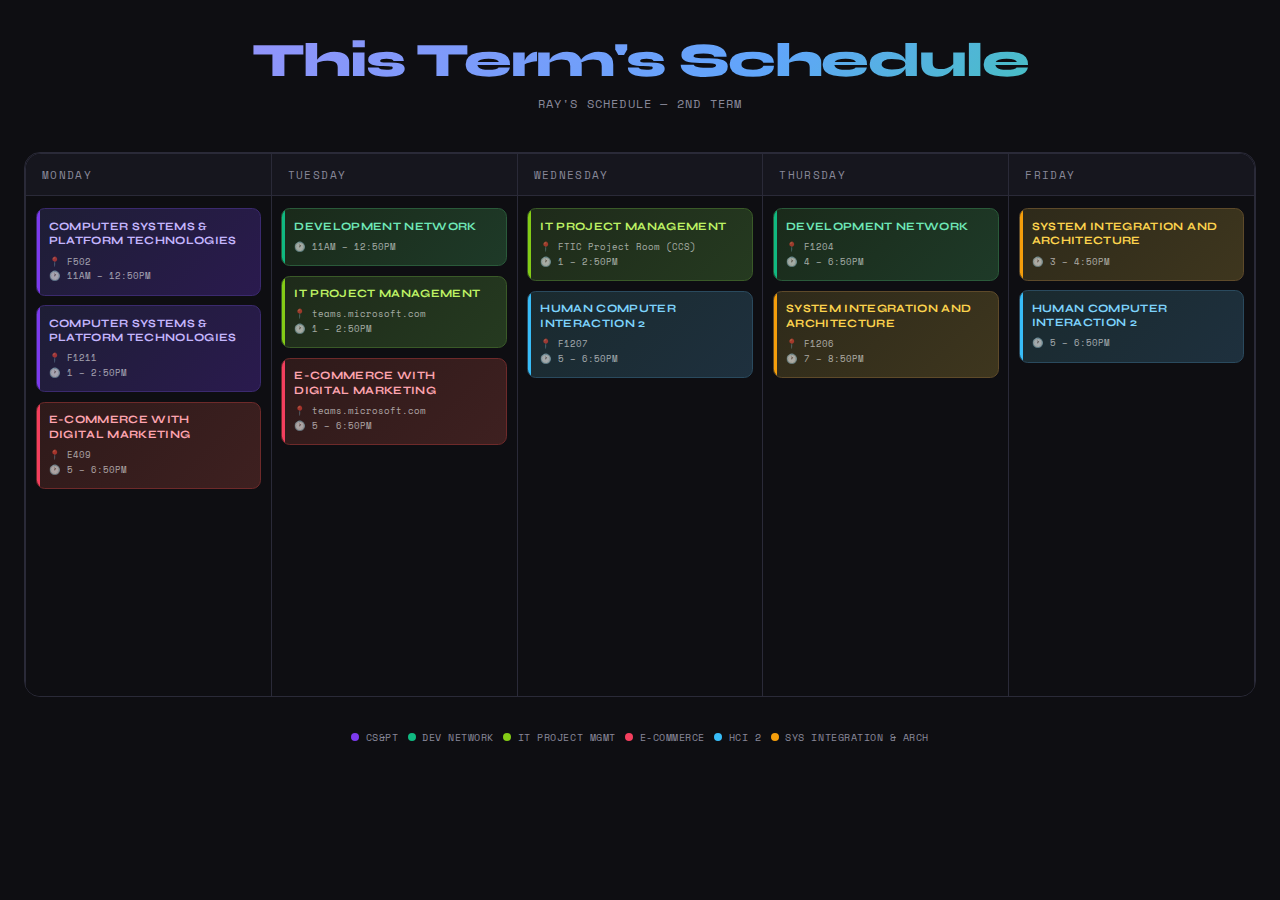
<file: SCHED/sched.html>
<!DOCTYPE html>
<html lang="en">
<head>
  <meta charset="UTF-8" />
  <meta name="viewport" content="width=device-width, initial-scale=1.0"/>
  <title>My Term Schedule</title>
  <link href="https://fonts.googleapis.com/css2?family=Space+Mono:wght@400;700&family=Syne:wght@400;600;700;800&display=swap" rel="stylesheet"/>
  <style>
    :root {
      --bg: #0e0e12;
      --surface: #16161e;
      --border: #2a2a38;
      --purple: #7c3aed;
      --purple-soft: #4c1d95;
      --green: #1a3a2a;
      --green-soft: #10b981;
      --mauve: #2d1e3e;
      --teal: #1a2e38;
      --rose: #2e1a2e;
      --today: #7c3aed;
      --text-primary: #f0f0f8;
      --text-muted: #888899;
      --text-dim: #555566;
      --accent: #a78bfa;
    }

    * { margin: 0; padding: 0; box-sizing: border-box; }

    body {
      background: var(--bg);
      color: var(--text-primary);
      font-family: 'Syne', sans-serif;
      min-height: 100vh;
      padding: 2rem 1.5rem 3rem;
    }

    header {
      text-align: center;
      margin-bottom: 2.5rem;
      animation: fadeDown 0.6s ease both;
    }

    header h1 {
      font-size: clamp(1.8rem, 5vw, 3rem);
      font-weight: 800;
      letter-spacing: -0.03em;
      background: linear-gradient(135deg, #a78bfa 0%, #60a5fa 60%, #34d399 100%);
      -webkit-background-clip: text;
      -webkit-text-fill-color: transparent;
      background-clip: text;
    }

    header p {
      font-family: 'Space Mono', monospace;
      font-size: 0.75rem;
      color: var(--text-muted);
      margin-top: 0.4rem;
      letter-spacing: 0.1em;
      text-transform: uppercase;
    }

    .week-strip {
      display: flex;
      gap: 0;
      border-radius: 1rem 1rem 0 0;
      overflow: hidden;
      border: 1px solid var(--border);
      border-bottom: none;
      margin-bottom: 0;
    }

    .day-col {
      flex: 1;
      display: flex;
      flex-direction: column;
      animation: fadeUp 0.5s ease both;
    }
    .day-col:nth-child(1) { animation-delay: 0.05s; }
    .day-col:nth-child(2) { animation-delay: 0.10s; }
    .day-col:nth-child(3) { animation-delay: 0.15s; }
    .day-col:nth-child(4) { animation-delay: 0.20s; }
    .day-col:nth-child(5) { animation-delay: 0.25s; }

    .day-col + .day-col {
      border-left: 1px solid var(--border);
    }

    .day-header {
      background: var(--surface);
      padding: 0.75rem 1rem;
      font-size: 0.7rem;
      font-family: 'Space Mono', monospace;
      letter-spacing: 0.12em;
      text-transform: uppercase;
      color: var(--text-muted);
      border-bottom: 1px solid var(--border);
      display: flex;
      align-items: center;
      gap: 0.5rem;
    }

    .day-header .num {
      font-size: 1.1rem;
      font-weight: 700;
      font-family: 'Syne', sans-serif;
      color: var(--text-primary);
    }

    .day-header.today .num {
      background: var(--today);
      color: white;
      border-radius: 50%;
      width: 2rem;
      height: 2rem;
      display: flex;
      align-items: center;
      justify-content: center;
      font-size: 0.95rem;
    }

    .day-body {
      flex: 1;
      background: var(--bg);
      padding: 0.75rem 0.6rem;
      display: flex;
      flex-direction: column;
      gap: 0.6rem;
      min-height: 500px;
    }

    /* Time groups */
    .time-slot-group {
      border-bottom: 1px solid var(--border);
      padding-bottom: 0.6rem;
      margin-bottom: 0.2rem;
    }

    .time-label {
      font-family: 'Space Mono', monospace;
      font-size: 0.6rem;
      color: var(--text-dim);
      text-transform: uppercase;
      letter-spacing: 0.08em;
      margin-bottom: 0.4rem;
      padding-left: 0.1rem;
    }

    .event {
      border-radius: 0.55rem;
      padding: 0.65rem 0.75rem;
      cursor: default;
      transition: transform 0.15s ease, box-shadow 0.15s ease;
      position: relative;
      overflow: hidden;
    }

    .event::before {
      content: '';
      position: absolute;
      left: 0; top: 0; bottom: 0;
      width: 3px;
      border-radius: 3px 0 0 3px;
    }

    .event:hover {
      transform: translateY(-2px) scale(1.01);
      box-shadow: 0 8px 24px rgba(0,0,0,0.4);
      z-index: 10;
    }

    .event-title {
      font-size: 0.7rem;
      font-weight: 700;
      letter-spacing: 0.03em;
      text-transform: uppercase;
      line-height: 1.3;
      margin-bottom: 0.35rem;
    }

    .event-meta {
      font-family: 'Space Mono', monospace;
      font-size: 0.58rem;
      line-height: 1.6;
      color: rgba(255,255,255,0.6);
    }

    .event-meta span {
      display: block;
    }

    /* Color themes */
    .c-cspt {
      background: linear-gradient(135deg, #1e1e35 0%, #2a1a4e 100%);
      border: 1px solid #3b2a6e;
    }
    .c-cspt::before { background: #7c3aed; }
    .c-cspt .event-title { color: #c4b5fd; }

    .c-devnet {
      background: linear-gradient(135deg, #1a2a1a 0%, #1e3a28 100%);
      border: 1px solid #2a5a3a;
    }
    .c-devnet::before { background: #10b981; }
    .c-devnet .event-title { color: #6ee7b7; }

    .c-itpm {
      background: linear-gradient(135deg, #1e2a1a 0%, #253a20 100%);
      border: 1px solid #3a5a28;
    }
    .c-itpm::before { background: #84cc16; }
    .c-itpm .event-title { color: #bef264; }

    .c-ecomm {
      background: linear-gradient(135deg, #2e1a1a 0%, #3e2020 100%);
      border: 1px solid #6e2a2a;
    }
    .c-ecomm::before { background: #f43f5e; }
    .c-ecomm .event-title { color: #fda4af; }

    .c-hci {
      background: linear-gradient(135deg, #1a2a2e 0%, #1e303e 100%);
      border: 1px solid #2a4a5e;
    }
    .c-hci::before { background: #38bdf8; }
    .c-hci .event-title { color: #7dd3fc; }

    .c-sia {
      background: linear-gradient(135deg, #2e2a1a 0%, #3e361e 100%);
      border: 1px solid #5e4a2a;
    }
    .c-sia::before { background: #f59e0b; }
    .c-sia .event-title { color: #fcd34d; }

    /* Empty state */
    .no-class {
      flex: 1;
      display: flex;
      align-items: center;
      justify-content: center;
      color: var(--text-dim);
      font-family: 'Space Mono', monospace;
      font-size: 0.55rem;
      letter-spacing: 0.1em;
      text-transform: uppercase;
      padding: 1rem 0;
    }

    /* Bottom border wrapper */
    .schedule-wrapper {
      border: 1px solid var(--border);
      border-radius: 1rem;
      overflow: hidden;
    }

    /* Legend */
    .legend {
      margin-top: 2rem;
      display: flex;
      flex-wrap: wrap;
      gap: 0.6rem;
      justify-content: center;
      animation: fadeUp 0.6s 0.4s ease both;
    }

    .legend-item {
      display: flex;
      align-items: center;
      gap: 0.4rem;
      font-size: 0.65rem;
      font-family: 'Space Mono', monospace;
      color: var(--text-muted);
      text-transform: uppercase;
      letter-spacing: 0.05em;
    }

    .legend-dot {
      width: 8px; height: 8px;
      border-radius: 50%;
      flex-shrink: 0;
    }

    @keyframes fadeDown {
      from { opacity: 0; transform: translateY(-16px); }
      to   { opacity: 1; transform: translateY(0); }
    }
    @keyframes fadeUp {
      from { opacity: 0; transform: translateY(16px); }
      to   { opacity: 1; transform: translateY(0); }
    }

    @media (max-width: 700px) {
      body { padding: 1rem 0.5rem 2rem; }
      .event-title { font-size: 0.6rem; }
      .event-meta { font-size: 0.52rem; }
      .day-header { padding: 0.5rem 0.4rem; }
    }
  </style>
</head>
<body>

<header>
  <h1>This Term's Schedule</h1>
  <p>Ray's Schedule — 2nd Term</p>
</header>

<div class="schedule-wrapper">
  <div class="week-strip">

    <!-- MONDAY -->
    <div class="day-col">
      <div class="day-header">
        <span>Monday</span>
      </div>
      <div class="day-body">

        <div class="event c-cspt">
          <div class="event-title">Computer Systems &amp; Platform Technologies</div>
          <div class="event-meta">
            <span>📍 F502</span>
            <span>🕐 11AM – 12:50PM</span>
          </div>
        </div>

        <div class="event c-cspt">
          <div class="event-title">Computer Systems &amp; Platform Technologies</div>
          <div class="event-meta">
            <span>📍 F1211</span>
            <span>🕐 1 – 2:50PM</span>
          </div>
        </div>

        <div class="event c-ecomm">
          <div class="event-title">E-Commerce with Digital Marketing</div>
          <div class="event-meta">
            <span>📍 E409</span>
            <span>🕐 5 – 6:50PM</span>
          </div>
        </div>

      </div>
    </div>

    <!-- TUESDAY -->
    <div class="day-col">
      <div class="day-header">
        <span>Tuesday</span>
      </div>
      <div class="day-body">

        <div class="event c-devnet">
          <div class="event-title">Development Network</div>
          <div class="event-meta">
            <span>🕐 11AM – 12:50PM</span>
          </div>
        </div>

        <div class="event c-itpm">
          <div class="event-title">IT Project Management</div>
          <div class="event-meta">
            <span>📍 teams.microsoft.com</span>
            <span>🕐 1 – 2:50PM</span>
          </div>
        </div>

        <div class="event c-ecomm">
          <div class="event-title">E-Commerce with Digital Marketing</div>
          <div class="event-meta">
            <span>📍 teams.microsoft.com</span>
            <span>🕐 5 – 6:50PM</span>
          </div>
        </div>

      </div>
    </div>

    <!-- WEDNESDAY (today) -->
    <div class="day-col">
      <div class="day-header">
        <span>Wednesday</span>
      </div>
      <div class="day-body">

        <div class="event c-itpm">
          <div class="event-title">IT Project Management</div>
          <div class="event-meta">
            <span>📍 FTIC Project Room (CCS)</span>
            <span>🕐 1 – 2:50PM</span>
          </div>
        </div>

        <div class="event c-hci">
          <div class="event-title">Human Computer Interaction 2</div>
          <div class="event-meta">
            <span>📍 F1207</span>
            <span>🕐 5 – 6:50PM</span>
          </div>
        </div>

      </div>
    </div>

    <!-- THURSDAY -->
    <div class="day-col">
      <div class="day-header">
        <span>Thursday</span>
      </div>
      <div class="day-body">

        <div class="event c-devnet">
          <div class="event-title">Development Network</div>
          <div class="event-meta">
            <span>📍 F1204</span>
            <span>🕐 4 – 6:50PM</span>
          </div>
        </div>

        <div class="event c-sia">
          <div class="event-title">System Integration and Architecture</div>
          <div class="event-meta">
            <span>📍 F1206</span>
            <span>🕐 7 – 8:50PM</span>
          </div>
        </div>

      </div>
    </div>

    <!-- FRIDAY -->
    <div class="day-col">
      <div class="day-header">
        <span>Friday</span>
      </div>
      <div class="day-body">

        <div class="event c-sia">
          <div class="event-title">System Integration and Architecture</div>
          <div class="event-meta">
            <span>🕐 3 – 4:50PM</span>
          </div>
        </div>

        <div class="event c-hci">
          <div class="event-title">Human Computer Interaction 2</div>
          <div class="event-meta">
            <span>🕐 5 – 6:50PM</span>
          </div>
        </div>

      </div>
    </div>

  </div><!-- end week-strip -->
</div><!-- end schedule-wrapper -->

<!-- Legend -->
<div class="legend">
  <div class="legend-item"><div class="legend-dot" style="background:#7c3aed"></div> CS&amp;PT</div>
  <div class="legend-item"><div class="legend-dot" style="background:#10b981"></div> Dev Network</div>
  <div class="legend-item"><div class="legend-dot" style="background:#84cc16"></div> IT Project Mgmt</div>
  <div class="legend-item"><div class="legend-dot" style="background:#f43f5e"></div> E-Commerce</div>
  <div class="legend-item"><div class="legend-dot" style="background:#38bdf8"></div> HCI 2</div>
  <div class="legend-item"><div class="legend-dot" style="background:#f59e0b"></div> Sys Integration &amp; Arch</div>
</div>

</body>
</html>
</file>
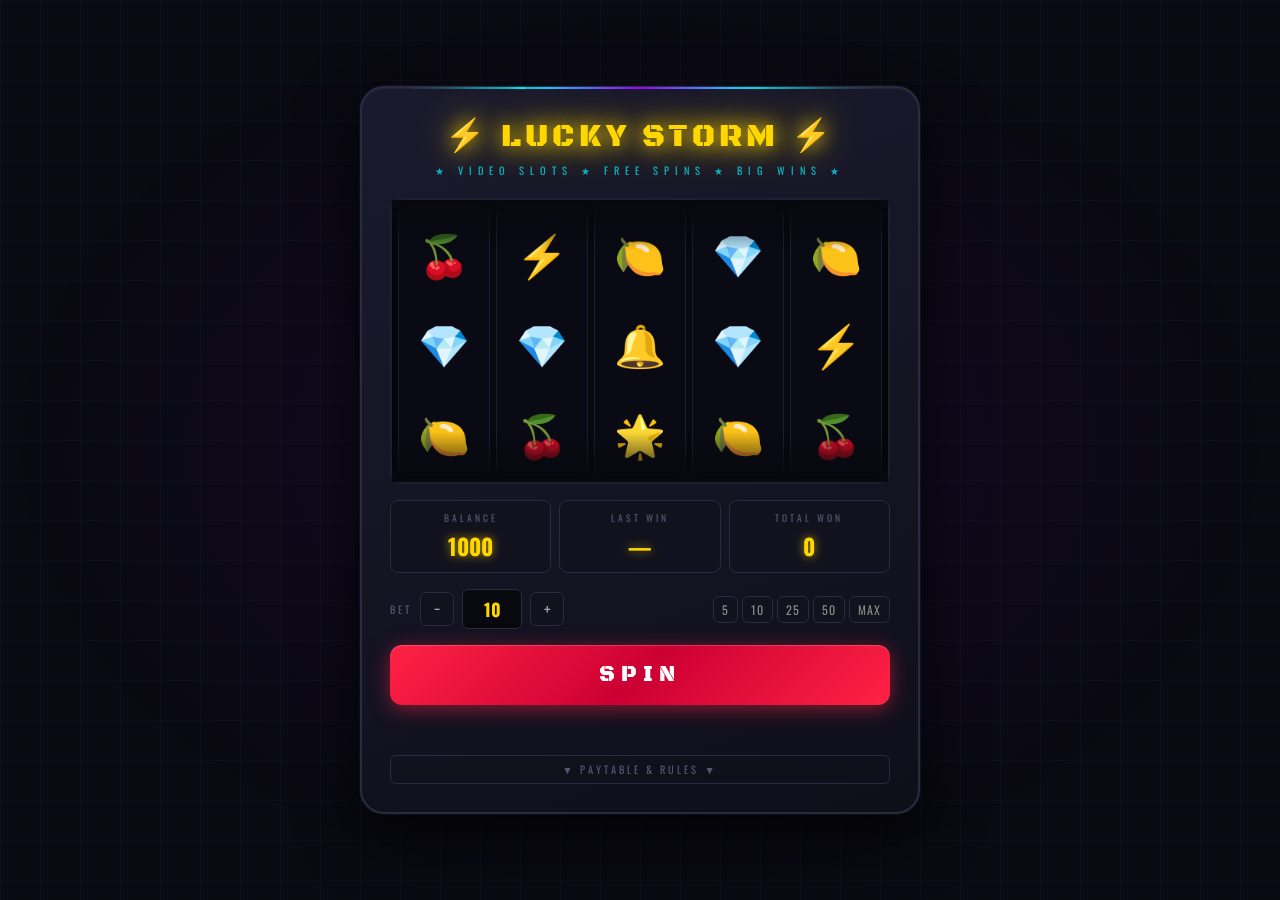
<file: SM/slotmachine.html>
<!DOCTYPE html>
<html lang="en">
<head>
<meta charset="UTF-8">
<meta name="viewport" content="width=device-width, initial-scale=1.0">
<title>⚡ LUCKY STORM ⚡</title>
<link href="https://fonts.googleapis.com/css2?family=Black+Ops+One&family=Oswald:wght@300;400;700&display=swap" rel="stylesheet">
<style>
  :root {
    --gold: #FFD700;
    --gold-dim: #b8960c;
    --red: #FF2244;
    --cyan: #00F5FF;
    --purple: #9B00FF;
    --bg: #0a0a12;
    --panel: #12121e;
    --reel-bg: #08080f;
    --border: #2a2a40;
    --win-glow: 0 0 30px #FFD700, 0 0 60px #FFD70055;
  }

  * { margin: 0; padding: 0; box-sizing: border-box; }

  body {
    background: var(--bg);
    min-height: 100vh;
    display: flex;
    flex-direction: column;
    align-items: center;
    justify-content: center;
    font-family: 'Oswald', sans-serif;
    overflow: hidden;
    position: relative;
  }

  /* Animated background grid */
  body::before {
    content: '';
    position: fixed;
    inset: 0;
    background-image:
      linear-gradient(rgba(0,245,255,0.03) 1px, transparent 1px),
      linear-gradient(90deg, rgba(0,245,255,0.03) 1px, transparent 1px);
    background-size: 40px 40px;
    animation: gridMove 20s linear infinite;
    pointer-events: none;
    z-index: 0;
  }

  @keyframes gridMove {
    0% { transform: translateY(0); }
    100% { transform: translateY(40px); }
  }

  body::after {
    content: '';
    position: fixed;
    inset: 0;
    background: radial-gradient(ellipse at 50% 50%, rgba(155,0,255,0.08) 0%, transparent 70%);
    pointer-events: none;
    z-index: 0;
  }

  .machine {
    position: relative;
    z-index: 1;
    width: 560px;
    background: linear-gradient(160deg, #1a1a2e 0%, #0f0f1a 100%);
    border: 2px solid var(--border);
    border-radius: 24px;
    padding: 28px;
    box-shadow:
      0 0 0 1px #ffffff08,
      0 20px 60px rgba(0,0,0,0.8),
      inset 0 1px 0 rgba(255,255,255,0.05);
  }

  /* Neon trim lines */
  .machine::before {
    content: '';
    position: absolute;
    top: -1px; left: 40px; right: 40px; height: 2px;
    background: linear-gradient(90deg, transparent, var(--cyan), var(--purple), var(--cyan), transparent);
    border-radius: 100%;
    animation: topGlow 3s ease-in-out infinite alternate;
  }
  @keyframes topGlow {
    from { opacity: 0.5; filter: blur(1px); }
    to { opacity: 1; filter: blur(0px); }
  }

  .title {
    font-family: 'Black Ops One', cursive;
    text-align: center;
    font-size: 2rem;
    letter-spacing: 4px;
    color: var(--gold);
    text-shadow: 0 0 20px var(--gold), 0 0 40px var(--gold-dim);
    margin-bottom: 6px;
  }

  .subtitle {
    text-align: center;
    font-size: 0.65rem;
    letter-spacing: 6px;
    color: var(--cyan);
    text-transform: uppercase;
    margin-bottom: 20px;
    opacity: 0.7;
  }

  /* REELS AREA */
  .reels-frame {
    background: var(--reel-bg);
    border: 2px solid #1e1e30;
    border-radius: 12px;
    padding: 6px;
    margin-bottom: 16px;
    position: relative;
    box-shadow: inset 0 0 30px rgba(0,0,0,0.8);
  }

  .reels-frame::before, .reels-frame::after {
    content: '';
    position: absolute;
    left: 0; right: 0; height: 50px;
    pointer-events: none;
    z-index: 10;
  }
  .reels-frame::before {
    top: 0;
    background: linear-gradient(to bottom, var(--reel-bg), transparent);
  }
  .reels-frame::after {
    bottom: 0;
    background: linear-gradient(to top, var(--reel-bg), transparent);
  }

  /* Win line highlight */
  .win-line {
    position: absolute;
    left: 6px; right: 6px;
    top: 50%; transform: translateY(-50%);
    height: calc(100% / 3 + 4px);
    border: 2px solid transparent;
    border-radius: 6px;
    pointer-events: none;
    z-index: 11;
    transition: border-color 0.3s, box-shadow 0.3s;
  }
  .win-line.active {
    border-color: var(--gold);
    box-shadow: 0 0 15px var(--gold), inset 0 0 15px rgba(255,215,0,0.1);
  }

  .reels {
    display: flex;
    gap: 6px;
    height: 270px;
    overflow: hidden;
  }

  .reel {
    flex: 1;
    overflow: hidden;
    border-radius: 8px;
    border: 1px solid #1e1e30;
    position: relative;
    background: #0a0a14;
  }

  .reel-strip {
    display: flex;
    flex-direction: column;
    transition: none;
    will-change: transform;
  }

  .reel-strip.spinning {
    animation: reelSpin 0.1s linear infinite;
  }

  @keyframes reelSpin {
    0% { filter: blur(1px); }
    100% { filter: blur(2px); }
  }

  .symbol {
    height: 90px;
    display: flex;
    align-items: center;
    justify-content: center;
    font-size: 2.6rem;
    user-select: none;
    flex-shrink: 0;
    position: relative;
  }

  .symbol.highlighted {
    animation: symbolPulse 0.5s ease-in-out infinite alternate;
  }

  @keyframes symbolPulse {
    from { transform: scale(1); filter: drop-shadow(0 0 8px var(--gold)); }
    to { transform: scale(1.15); filter: drop-shadow(0 0 20px var(--gold)); }
  }

  .symbol.scatter-lit {
    animation: scatterPulse 0.4s ease-in-out infinite alternate;
  }

  @keyframes scatterPulse {
    from { transform: scale(1); filter: drop-shadow(0 0 10px var(--cyan)); }
    to { transform: scale(1.2); filter: drop-shadow(0 0 25px var(--cyan)); }
  }

  /* INFO ROW */
  .info-row {
    display: grid;
    grid-template-columns: 1fr 1fr 1fr;
    gap: 8px;
    margin-bottom: 16px;
  }

  .info-box {
    background: var(--panel);
    border: 1px solid var(--border);
    border-radius: 8px;
    padding: 10px 12px;
    text-align: center;
  }

  .info-label {
    font-size: 0.6rem;
    letter-spacing: 3px;
    color: #555570;
    text-transform: uppercase;
    margin-bottom: 4px;
  }

  .info-value {
    font-size: 1.4rem;
    font-weight: 700;
    color: var(--gold);
    text-shadow: 0 0 10px var(--gold-dim);
    transition: all 0.3s;
  }

  .info-value.win-flash {
    animation: winFlash 0.3s ease-in-out 4;
  }

  @keyframes winFlash {
    0%, 100% { color: var(--gold); }
    50% { color: #fff; text-shadow: 0 0 20px #fff; }
  }

  /* BET CONTROLS */
  .bet-row {
    display: flex;
    align-items: center;
    gap: 8px;
    margin-bottom: 16px;
  }

  .bet-label {
    font-size: 0.65rem;
    letter-spacing: 3px;
    color: #555570;
    text-transform: uppercase;
    flex-shrink: 0;
  }

  .bet-btn {
    background: var(--panel);
    border: 1px solid var(--border);
    border-radius: 6px;
    color: #aaa;
    font-family: 'Oswald', sans-serif;
    font-size: 1rem;
    width: 34px;
    height: 34px;
    cursor: pointer;
    transition: all 0.2s;
    display: flex;
    align-items: center;
    justify-content: center;
    flex-shrink: 0;
  }

  .bet-btn:hover:not(:disabled) {
    background: #1e1e30;
    border-color: var(--cyan);
    color: var(--cyan);
  }

  .bet-display {
    background: var(--reel-bg);
    border: 1px solid var(--border);
    border-radius: 6px;
    padding: 6px 14px;
    font-size: 1.1rem;
    font-weight: 700;
    color: var(--gold);
    min-width: 60px;
    text-align: center;
  }

  .bet-presets {
    display: flex;
    gap: 4px;
    flex: 1;
    justify-content: flex-end;
  }

  .preset-btn {
    background: var(--panel);
    border: 1px solid var(--border);
    border-radius: 6px;
    color: #888;
    font-family: 'Oswald', sans-serif;
    font-size: 0.75rem;
    padding: 4px 8px;
    cursor: pointer;
    transition: all 0.2s;
    letter-spacing: 1px;
  }

  .preset-btn:hover:not(:disabled) {
    border-color: var(--purple);
    color: var(--purple);
  }

  /* SPIN BUTTON */
  .spin-btn {
    width: 100%;
    height: 60px;
    background: linear-gradient(135deg, #ff2244 0%, #cc0033 50%, #ff2244 100%);
    border: none;
    border-radius: 12px;
    font-family: 'Black Ops One', cursive;
    font-size: 1.4rem;
    letter-spacing: 6px;
    color: #fff;
    cursor: pointer;
    position: relative;
    overflow: hidden;
    transition: all 0.2s;
    box-shadow:
      0 4px 20px rgba(255,34,68,0.5),
      inset 0 1px 0 rgba(255,255,255,0.2);
    margin-bottom: 12px;
  }

  .spin-btn::before {
    content: '';
    position: absolute;
    top: 0; left: -100%;
    width: 60%; height: 100%;
    background: linear-gradient(90deg, transparent, rgba(255,255,255,0.2), transparent);
    animation: shimmer 2s ease-in-out infinite;
  }

  @keyframes shimmer {
    0% { left: -100%; }
    100% { left: 200%; }
  }

  .spin-btn:hover:not(:disabled) {
    transform: translateY(-2px);
    box-shadow:
      0 8px 30px rgba(255,34,68,0.7),
      inset 0 1px 0 rgba(255,255,255,0.2);
  }

  .spin-btn:active:not(:disabled) { transform: translateY(0); }

  .spin-btn:disabled {
    opacity: 0.5;
    cursor: not-allowed;
    transform: none;
  }

  /* FREE SPINS INDICATOR */
  .free-spins-banner {
    display: none;
    background: linear-gradient(90deg, var(--cyan), var(--purple));
    color: #fff;
    text-align: center;
    padding: 8px;
    border-radius: 8px;
    font-family: 'Black Ops One', cursive;
    font-size: 0.85rem;
    letter-spacing: 3px;
    margin-bottom: 12px;
    animation: bannerPulse 1s ease-in-out infinite alternate;
  }

  @keyframes bannerPulse {
    from { opacity: 0.85; }
    to { opacity: 1; box-shadow: 0 0 20px rgba(0,245,255,0.5); }
  }

  /* WIN MESSAGE */
  .win-message {
    text-align: center;
    font-family: 'Black Ops One', cursive;
    font-size: 1rem;
    height: 28px;
    display: flex;
    align-items: center;
    justify-content: center;
    letter-spacing: 3px;
  }

  /* PAYTABLE */
  .paytable-toggle {
    background: none;
    border: 1px solid var(--border);
    border-radius: 6px;
    color: #555570;
    font-family: 'Oswald', sans-serif;
    font-size: 0.65rem;
    letter-spacing: 3px;
    padding: 6px 12px;
    cursor: pointer;
    text-transform: uppercase;
    width: 100%;
    margin-top: 10px;
    transition: all 0.2s;
  }
  .paytable-toggle:hover { border-color: var(--border); color: #888; }

  .paytable {
    display: none;
    margin-top: 10px;
    background: var(--panel);
    border: 1px solid var(--border);
    border-radius: 10px;
    padding: 14px;
  }

  .paytable.open { display: block; }

  .paytable-title {
    font-size: 0.6rem;
    letter-spacing: 4px;
    color: var(--cyan);
    text-transform: uppercase;
    margin-bottom: 10px;
    text-align: center;
  }

  .pay-row {
    display: flex;
    justify-content: space-between;
    align-items: center;
    padding: 5px 0;
    border-bottom: 1px solid #1a1a28;
    font-size: 0.85rem;
  }

  .pay-row:last-child { border-bottom: none; }

  .pay-sym { font-size: 1.1rem; }
  .pay-name { color: #777; flex: 1; padding: 0 10px; font-size: 0.75rem; }
  .pay-mult { color: var(--gold); font-weight: 700; }

  /* Particle effects */
  .particles {
    position: fixed;
    inset: 0;
    pointer-events: none;
    z-index: 100;
  }

  .particle {
    position: absolute;
    border-radius: 50%;
    animation: particleFall 1.5s ease-out forwards;
  }

  @keyframes particleFall {
    0% { transform: translateY(-10px) scale(1); opacity: 1; }
    100% { transform: translateY(300px) scale(0.2); opacity: 0; }
  }

  /* Machine WIN glow state */
  .machine.big-win {
    box-shadow:
      0 0 0 1px rgba(255,215,0,0.3),
      0 20px 60px rgba(0,0,0,0.8),
      0 0 80px rgba(255,215,0,0.3);
    transition: box-shadow 0.5s;
  }
</style>
</head>
<body>

<canvas class="particles" id="particles"></canvas>

<div class="machine" id="machine">
  <div class="title">⚡ LUCKY STORM ⚡</div>
  <div class="subtitle">★ Video Slots ★ Free Spins ★ Big Wins ★</div>

  <div class="reels-frame">
    <div class="win-line" id="winLine"></div>
    <div class="reels" id="reels">
      <div class="reel" id="reel0"><div class="reel-strip" id="strip0"></div></div>
      <div class="reel" id="reel1"><div class="reel-strip" id="strip1"></div></div>
      <div class="reel" id="reel2"><div class="reel-strip" id="strip2"></div></div>
      <div class="reel" id="reel3"><div class="reel-strip" id="strip3"></div></div>
      <div class="reel" id="reel4"><div class="reel-strip" id="strip4"></div></div>
    </div>
  </div>

  <div class="info-row">
    <div class="info-box">
      <div class="info-label">Balance</div>
      <div class="info-value" id="balance">1000</div>
    </div>
    <div class="info-box">
      <div class="info-label">Last Win</div>
      <div class="info-value" id="lastWin">—</div>
    </div>
    <div class="info-box">
      <div class="info-label">Total Won</div>
      <div class="info-value" id="totalWon">0</div>
    </div>
  </div>

  <div class="bet-row">
    <span class="bet-label">Bet</span>
    <button class="bet-btn" id="betDown">−</button>
    <div class="bet-display" id="betDisplay">10</div>
    <button class="bet-btn" id="betUp">+</button>
    <div class="bet-presets">
      <button class="preset-btn" onclick="setBet(5)">5</button>
      <button class="preset-btn" onclick="setBet(10)">10</button>
      <button class="preset-btn" onclick="setBet(25)">25</button>
      <button class="preset-btn" onclick="setBet(50)">50</button>
      <button class="preset-btn" onclick="setMaxBet()">MAX</button>
    </div>
  </div>

  <div class="free-spins-banner" id="freeSpinsBanner">🌟 FREE SPINS: <span id="fsCount">0</span> REMAINING</div>

  <button class="spin-btn" id="spinBtn" onclick="spin()">SPIN</button>

  <div class="win-message" id="winMessage"></div>

  <button class="paytable-toggle" onclick="togglePaytable()">▼ PAYTABLE & RULES ▼</button>
  <div class="paytable" id="paytable">
    <div class="paytable-title">★ Symbol Payouts (x Bet) ★</div>
    <div class="pay-row"><span class="pay-sym">💎</span><span class="pay-name">Diamond</span><span class="pay-mult">×50 / ×25 / ×10</span></div>
    <div class="pay-row"><span class="pay-sym">7️⃣</span><span class="pay-name">Lucky Seven</span><span class="pay-mult">×20 / ×10 / ×5</span></div>
    <div class="pay-row"><span class="pay-sym">🔔</span><span class="pay-name">Bell</span><span class="pay-mult">×10 / ×5 / ×3</span></div>
    <div class="pay-row"><span class="pay-sym">🍀</span><span class="pay-name">Clover</span><span class="pay-mult">×8 / ×4 / ×2</span></div>
    <div class="pay-row"><span class="pay-sym">🍋</span><span class="pay-name">Lemon</span><span class="pay-mult">×5 / ×3 / ×1</span></div>
    <div class="pay-row"><span class="pay-sym">🍒</span><span class="pay-name">Cherry</span><span class="pay-mult">×3 / ×2 / ×1</span></div>
    <div class="pay-row"><span class="pay-sym">⚡</span><span class="pay-name">SCATTER — 3+ anywhere</span><span class="pay-mult">10 FREE SPINS</span></div>
    <div class="pay-row"><span class="pay-sym">🌟</span><span class="pay-name">WILD — substitutes all</span><span class="pay-mult">2× Win Multiplier</span></div>
    <div style="font-size:0.65rem;color:#444;margin-top:10px;line-height:1.5">
      Match 3+ symbols on the CENTER row to win. Wild substitutes for any non-scatter symbol and doubles your win. 3+ Scatters anywhere triggers 10 Free Spins!
    </div>
  </div>
</div>

<script>
// ─── AUDIO ENGINE ────────────────────────────────────────────────────────────
const AudioCtx = window.AudioContext || window.webkitAudioContext;
let audioCtx;

function getAudio() {
  if (!audioCtx) audioCtx = new AudioCtx();
  return audioCtx;
}

function playTone(freq, type, duration, gain = 0.3, delay = 0) {
  try {
    const ctx = getAudio();
    const osc = ctx.createOscillator();
    const gainNode = ctx.createGain();
    osc.connect(gainNode);
    gainNode.connect(ctx.destination);
    osc.type = type;
    osc.frequency.setValueAtTime(freq, ctx.currentTime + delay);
    gainNode.gain.setValueAtTime(0, ctx.currentTime + delay);
    gainNode.gain.linearRampToValueAtTime(gain, ctx.currentTime + delay + 0.01);
    gainNode.gain.exponentialRampToValueAtTime(0.001, ctx.currentTime + delay + duration);
    osc.start(ctx.currentTime + delay);
    osc.stop(ctx.currentTime + delay + duration + 0.05);
  } catch(e) {}
}

function playClick() {
  playTone(220, 'square', 0.05, 0.15);
}

function playReelStop() {
  playTone(150, 'sawtooth', 0.08, 0.2);
  playTone(200, 'sine', 0.06, 0.1, 0.04);
}

function playSpinLoop(duration) {
  try {
    const ctx = getAudio();
    const bufSize = ctx.sampleRate * duration;
    const buffer = ctx.createBuffer(1, bufSize, ctx.sampleRate);
    const data = buffer.getChannelData(0);
    for (let i = 0; i < bufSize; i++) {
      data[i] = (Math.random() * 2 - 1) * 0.03;
    }
    const source = ctx.createBufferSource();
    source.buffer = buffer;
    const gainNode = ctx.createGain();
    const filter = ctx.createBiquadFilter();
    filter.type = 'bandpass';
    filter.frequency.value = 400;
    filter.Q.value = 5;
    source.connect(filter);
    filter.connect(gainNode);
    gainNode.connect(ctx.destination);
    gainNode.gain.setValueAtTime(0.5, ctx.currentTime);
    gainNode.gain.exponentialRampToValueAtTime(0.001, ctx.currentTime + duration);
    source.start();
    source.stop(ctx.currentTime + duration);
  } catch(e) {}
}

function playWin(amount) {
  if (amount <= 0) return;
  const notes = [523, 659, 784, 1047];
  notes.forEach((f, i) => playTone(f, 'sine', 0.3, 0.25, i * 0.1));
  if (amount >= 200) {
    setTimeout(() => {
      const bigNotes = [1047, 1319, 1568, 2093];
      bigNotes.forEach((f, i) => playTone(f, 'triangle', 0.4, 0.3, i * 0.08));
    }, 450);
  }
}

function playScatter() {
  const seq = [784, 988, 1175, 1568, 1975];
  seq.forEach((f, i) => {
    playTone(f, 'sine', 0.25, 0.3, i * 0.1);
    playTone(f * 2, 'triangle', 0.15, 0.15, i * 0.1 + 0.05);
  });
}

function playFreeSpinStart() {
  const melody = [523, 659, 784, 1047, 1319, 1568];
  melody.forEach((f, i) => playTone(f, 'sine', 0.35, 0.3, i * 0.12));
}

// ─── GAME DATA ───────────────────────────────────────────────────────────────
const SYMBOLS = [
  { id: 'cherry',  emoji: '🍒', weight: 20, pays: [3, 2, 1] },
  { id: 'lemon',   emoji: '🍋', weight: 18, pays: [5, 3, 1] },
  { id: 'clover',  emoji: '🍀', weight: 15, pays: [8, 4, 2] },
  { id: 'bell',    emoji: '🔔', weight: 12, pays: [10, 5, 3] },
  { id: 'seven',   emoji: '7️⃣', weight: 8,  pays: [20, 10, 5] },
  { id: 'diamond', emoji: '💎', weight: 30,  pays: [50, 25, 10] },
  { id: 'wild',    emoji: '🌟', weight: 10,  pays: [] },
  { id: 'scatter', emoji: '⚡', weight: 10,  pays: [] },
];

const TOTAL_WEIGHT = SYMBOLS.reduce((s, sym) => s + sym.weight, 0);

function weightedRandom() {
  let r = Math.random() * TOTAL_WEIGHT;
  for (const sym of SYMBOLS) {
    r -= sym.weight;
    if (r <= 0) return sym;
  }
  return SYMBOLS[SYMBOLS.length - 1];
}

// ─── GAME STATE ──────────────────────────────────────────────────────────────
let balance = 1000;
let bet = 10;
let totalWon = 0;
let spinning = false;
let freeSpins = 0;
let paytableOpen = false;

// 5 reels, 3 rows visible
const NUM_REELS = 5;
const VISIBLE_ROWS = 3;
const SPIN_ROWS = 20; // extra rows scrolled during spin

let reelSymbols = Array.from({ length: NUM_REELS }, () =>
  Array.from({ length: VISIBLE_ROWS }, () => weightedRandom())
);

// ─── UI REFS ─────────────────────────────────────────────────────────────────
const balanceEl = document.getElementById('balance');
const lastWinEl = document.getElementById('lastWin');
const totalWonEl = document.getElementById('totalWon');
const betDisplayEl = document.getElementById('betDisplay');
const spinBtn = document.getElementById('spinBtn');
const winMessageEl = document.getElementById('winMessage');
const freeSpinsBanner = document.getElementById('freeSpinsBanner');
const fsCountEl = document.getElementById('fsCount');
const winLine = document.getElementById('winLine');

// ─── REEL RENDERING ──────────────────────────────────────────────────────────
function buildStrips() {
  for (let r = 0; r < NUM_REELS; r++) {
    const strip = document.getElementById(`strip${r}`);
    strip.innerHTML = '';
    reelSymbols[r].forEach((sym, row) => {
      const cell = document.createElement('div');
      cell.className = 'symbol';
      cell.id = `sym-${r}-${row}`;
      cell.textContent = sym.emoji;
      strip.appendChild(cell);
    });
  }
}

buildStrips();

// ─── SPIN ANIMATION ──────────────────────────────────────────────────────────
function animateReel(reelIndex, newSymbols, delay) {
  return new Promise(resolve => {
    const strip = document.getElementById(`strip${reelIndex}`);
    const SYMBOL_HEIGHT = 90;

    // Build extended strip: current + random + new
    const spinCount = SPIN_ROWS;
    const randomExtra = Array.from({ length: spinCount }, () => weightedRandom());
    const fullSymbols = [...reelSymbols[reelIndex], ...randomExtra, ...newSymbols];

    strip.innerHTML = '';
    fullSymbols.forEach(sym => {
      const cell = document.createElement('div');
      cell.className = 'symbol';
      cell.textContent = sym.emoji;
      strip.appendChild(cell);
    });

    const totalRows = fullSymbols.length;
    const targetOffset = -(totalRows - VISIBLE_ROWS) * SYMBOL_HEIGHT;

    // Start position
    strip.style.transform = 'translateY(0)';
    strip.style.transition = 'none';

    setTimeout(() => {
      const duration = 1.2 + reelIndex * 0.25;
      strip.style.transition = `transform ${duration}s cubic-bezier(0.15, 0.85, 0.35, 1)`;
      strip.style.transform = `translateY(${targetOffset}px)`;

      setTimeout(() => {
        playReelStop();
        // Rebuild clean strip
        reelSymbols[reelIndex] = newSymbols;
        strip.innerHTML = '';
        strip.style.transition = 'none';
        strip.style.transform = 'translateY(0)';
        newSymbols.forEach((sym, row) => {
          const cell = document.createElement('div');
          cell.className = 'symbol';
          cell.id = `sym-${reelIndex}-${row}`;
          cell.textContent = sym.emoji;
          strip.appendChild(cell);
        });
        resolve();
      }, (duration * 1000) + 50);
    }, delay);
  });
}

// ─── WIN CALCULATION ─────────────────────────────────────────────────────────
function calculateWin(reels) {
  // Center row (index 1)
  const centerRow = reels.map(col => col[1]);
  let win = 0;
  let winSymbol = null;
  let count = 0;
  let hasWild = false;

  // Count matching symbols from left, wilds substitute
  const firstNonWild = centerRow.find(s => s.id !== 'wild' && s.id !== 'scatter');
  const targetId = firstNonWild ? firstNonWild.id : null;

  if (targetId) {
    for (const sym of centerRow) {
      if (sym.id === targetId || sym.id === 'wild') {
        if (sym.id === 'wild') hasWild = true;
        count++;
        winSymbol = SYMBOLS.find(s => s.id === targetId);
      } else break;
    }
    if (count >= 3) {
      const payIdx = count === 5 ? 0 : count === 4 ? 1 : 2;
      let mult = winSymbol.pays[payIdx];
      if (hasWild) mult *= 2;
      win = bet * mult;
    }
  } else {
    // All wilds
    if (centerRow.every(s => s.id === 'wild')) {
      win = bet * 50;
      hasWild = true;
      count = 5;
    }
  }

  // Scatter count (anywhere on grid)
  let scatterCount = 0;
  reels.forEach(col => col.forEach(sym => {
    if (sym.id === 'scatter') scatterCount++;
  }));

  return { win, count, winSymbol, hasWild, scatterCount };
}

// ─── SPIN LOGIC ──────────────────────────────────────────────────────────────
async function spin() {
  if (spinning) return;

  const isFree = freeSpins > 0;
  const cost = isFree ? 0 : bet;

  if (!isFree && balance < bet) {
    showMessage('INSUFFICIENT BALANCE', 'var(--red)');
    return;
  }

  spinning = true;
  spinBtn.disabled = true;
  winLine.classList.remove('active');
  winMessageEl.style.color = '';
  winMessageEl.textContent = '';
  document.getElementById('machine').classList.remove('big-win');

  if (!isFree) balance -= cost;
  if (isFree) { freeSpins--; updateFreeSpinsUI(); }

  updateUI();
  playClick();
  playSpinLoop(2.5);

  // Generate outcomes
  const newReels = Array.from({ length: NUM_REELS }, () =>
    Array.from({ length: VISIBLE_ROWS }, () => weightedRandom())
  );

  // Animate reels
  const promises = newReels.map((syms, r) =>
    animateReel(r, syms, r * 100)
  );
  await Promise.all(promises);

  // Evaluate
  const { win, count, winSymbol, hasWild, scatterCount } = calculateWin(newReels);

  // Scatter trigger
  if (scatterCount >= 3) {
    playScatter();
    highlightScatters(newReels);
    await delay(600);
    playFreeSpinStart();
    freeSpins += 10;
    updateFreeSpinsUI();
    showMessage('⚡ SCATTER! 10 FREE SPINS! ⚡', 'var(--cyan)');
    await delay(1200);
  }

  if (win > 0) {
    balance += win;
    totalWon += win;
    playWin(win);

    // Highlight center row
    highlightCenterRow(newReels, count);
    winLine.classList.add('active');

    if (win >= bet * 20) {
      showBigWin(win);
    } else {
      showMessage(`WIN: ${win}`, 'var(--gold)');
    }

    lastWinEl.textContent = win;
    lastWinEl.classList.add('win-flash');
    setTimeout(() => lastWinEl.classList.remove('win-flash'), 1200);

    if (win >= bet * 30) spawnParticles();
  } else if (scatterCount < 3) {
    showMessage('', '');
    lastWinEl.textContent = '—';
  }

  updateUI();

  // Auto free spin
  if (freeSpins > 0) {
    await delay(1800);
    spinning = false;
    spinBtn.disabled = false;
    await spin();
    return;
  }

  spinning = false;
  spinBtn.disabled = false;
}

function delay(ms) {
  return new Promise(r => setTimeout(r, ms));
}

function highlightCenterRow(reels, count) {
  for (let r = 0; r < count; r++) {
    const cell = document.getElementById(`sym-${r}-1`);
    if (cell) cell.classList.add('highlighted');
    setTimeout(() => { if (cell) cell.classList.remove('highlighted'); }, 2500);
  }
}

function highlightScatters(reels) {
  reels.forEach((col, r) => col.forEach((sym, row) => {
    if (sym.id === 'scatter') {
      const cell = document.getElementById(`sym-${r}-${row}`);
      if (cell) {
        cell.classList.add('scatter-lit');
        setTimeout(() => cell.classList.remove('scatter-lit'), 2000);
      }
    }
  }));
}

function showMessage(text, color) {
  winMessageEl.textContent = text;
  winMessageEl.style.color = color;
}

function showBigWin(amount) {
  document.getElementById('machine').classList.add('big-win');
  winMessageEl.style.color = 'var(--gold)';
  let label = amount >= bet * 50 ? '💎 MEGA WIN!! 💎' :
              amount >= bet * 30 ? '🌟 BIG WIN! 🌟' : '🎉 GREAT WIN! 🎉';
  winMessageEl.textContent = `${label} +${amount}`;
}

// ─── PARTICLES ───────────────────────────────────────────────────────────────
function spawnParticles() {
  const canvas = document.getElementById('particles');
  const ctx = canvas.getContext('2d');
  canvas.width = window.innerWidth;
  canvas.height = window.innerHeight;

  const colors = ['#FFD700', '#00F5FF', '#FF2244', '#9B00FF', '#fff'];
  const parts = Array.from({ length: 80 }, () => ({
    x: Math.random() * canvas.width,
    y: -10,
    vx: (Math.random() - 0.5) * 4,
    vy: Math.random() * 6 + 2,
    r: Math.random() * 6 + 2,
    color: colors[Math.floor(Math.random() * colors.length)],
    life: 1,
    decay: Math.random() * 0.02 + 0.015
  }));

  function draw() {
    ctx.clearRect(0, 0, canvas.width, canvas.height);
    let alive = false;
    parts.forEach(p => {
      p.x += p.vx;
      p.y += p.vy;
      p.vy += 0.1;
      p.life -= p.decay;
      if (p.life > 0) {
        alive = true;
        ctx.save();
        ctx.globalAlpha = p.life;
        ctx.fillStyle = p.color;
        ctx.beginPath();
        ctx.arc(p.x, p.y, p.r, 0, Math.PI * 2);
        ctx.fill();
        ctx.restore();
      }
    });
    if (alive) requestAnimationFrame(draw);
    else ctx.clearRect(0, 0, canvas.width, canvas.height);
  }
  draw();
}

// ─── UI UPDATES ──────────────────────────────────────────────────────────────
function updateUI() {
  balanceEl.textContent = balance;
  totalWonEl.textContent = totalWon;
  betDisplayEl.textContent = bet;
}

function updateFreeSpinsUI() {
  if (freeSpins > 0) {
    freeSpinsBanner.style.display = 'block';
    fsCountEl.textContent = freeSpins;
  } else {
    freeSpinsBanner.style.display = 'none';
  }
}

function setBet(val) {
  if (spinning) return;
  bet = Math.max(1, Math.min(val, balance));
  updateUI();
  playClick();
}

function setMaxBet() {
  setBet(Math.min(100, balance));
}

document.getElementById('betUp').addEventListener('click', () => {
  const steps = [1, 2, 5, 10, 25, 50, 100];
  const next = steps.find(s => s > bet) || 100;
  setBet(next);
});

document.getElementById('betDown').addEventListener('click', () => {
  const steps = [1, 2, 5, 10, 25, 50, 100];
  const prev = [...steps].reverse().find(s => s < bet) || 1;
  setBet(prev);
});

function togglePaytable() {
  paytableOpen = !paytableOpen;
  document.getElementById('paytable').classList.toggle('open', paytableOpen);
  document.querySelector('.paytable-toggle').textContent =
    paytableOpen ? '▲ HIDE PAYTABLE ▲' : '▼ PAYTABLE & RULES ▼';
}

// Init
updateUI();
</script>
</body>
</html>
</file>
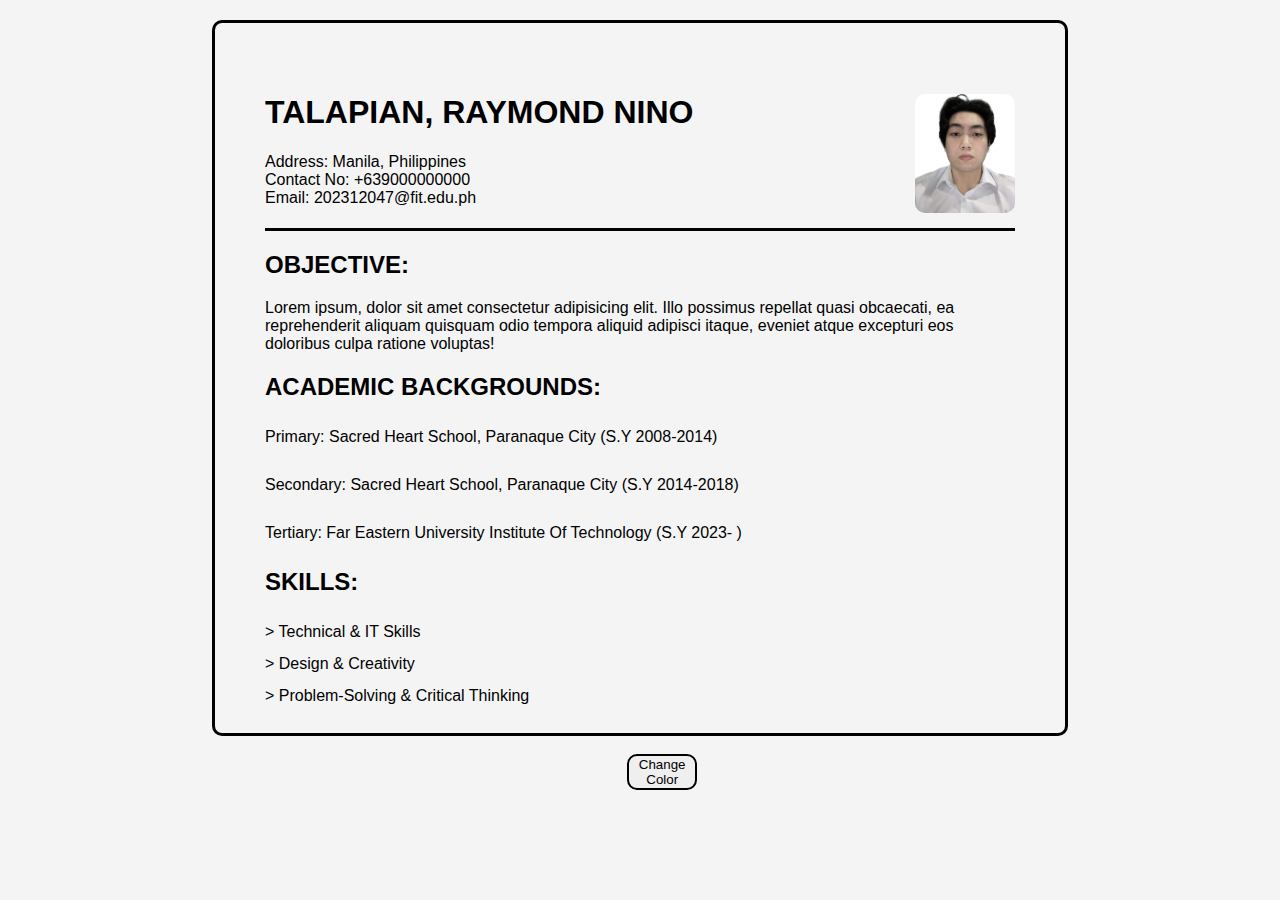
<file: TS1/TS1.html>
<!DOCTYPE html>
<html lang="en">
<head>
    <meta charset="UTF-8">
    <meta name="viewport" content="width=device-width, initial-scale=1.0">
    <title>Document</title>
    <style>
        body {
            font-family: Arial, sans-serif;
            display: flex;
            margin: 0;
            padding: 20px;
            background-color: #f4f4f4;
        }

        img {
            width: 100px;
            float: right;   
            vertical-align: top;   
            border-radius: 10px; 
         }

        .resume {
            border: 3px solid #000;
            border-radius: 10px;
            width: 750px;
            height: 610px;
            padding: 50px;
            max-width: fit-content;
            margin-left: auto;
            margin-right: auto;
            
        }
        
        .topPartResume {
            padding-bottom: 5px;
            border-bottom: 3px solid #000;
        }


        .acadBg{
            line-height: 2;
        }

        

        button {
            border: 2px solid #000;
            border-radius: 10px;
            width: 70px;
            margin-top: 2%;
            position: absolute;
            left: 49%;
            
        }

        button:hover {
            background-color: rgb(81, 133, 116) ;
        }
        
    </style>
</head>

<body>

    <div class = "resume" id="resume">
        <div class ="topPartResume" id="topPartResume">
            <img src="selfidpic.jpg" alt="ID PICTURE">
            <h1>TALAPIAN, RAYMOND NINO</h1>
            <p>Address: Manila, Philippines <br> Contact No: +639000000000 <br> Email: 202312047@fit.edu.ph</p>
        </div>

        <h2>OBJECTIVE:</h2>
        <p>Lorem ipsum, dolor sit amet consectetur adipisicing elit. Illo possimus repellat quasi obcaecati, ea reprehenderit aliquam quisquam odio tempora aliquid adipisci itaque, eveniet atque excepturi eos doloribus culpa ratione voluptas!</p>
        <h2>ACADEMIC BACKGROUNDS:</h2>
        <p class="acadBg">Primary: Sacred Heart School, Paranaque City (S.Y 2008-2014)</p> 
        <p class="acadBg">Secondary: Sacred Heart School, Paranaque City (S.Y 2014-2018)</p>
        <p class="acadBg">Tertiary: Far Eastern University Institute Of Technology (S.Y 2023- )</p>
        <h2>SKILLS:</h2>
        <p class="acadBg">> Technical & IT Skills <br> > Design & Creativity <br> > Problem-Solving & Critical Thinking</p>
        <button onclick="changeColor()">Change Color</button>
    </div>

    <script>
        function changeColor() {
            const colorDarkGreen = "rgb(7, 97, 69)";
            const colorWhite = "#FFFFFF"
            const bottomBorder = "3px solid #FFFFFF"
            document.getElementById('resume').style.backgroundColor = colorDarkGreen;
            document.getElementById('resume').style.color = colorWhite;
            document.getElementById('topPartResume').style.borderBottom = bottomBorder;
        }
    </script>

</body>

</html>
</file>
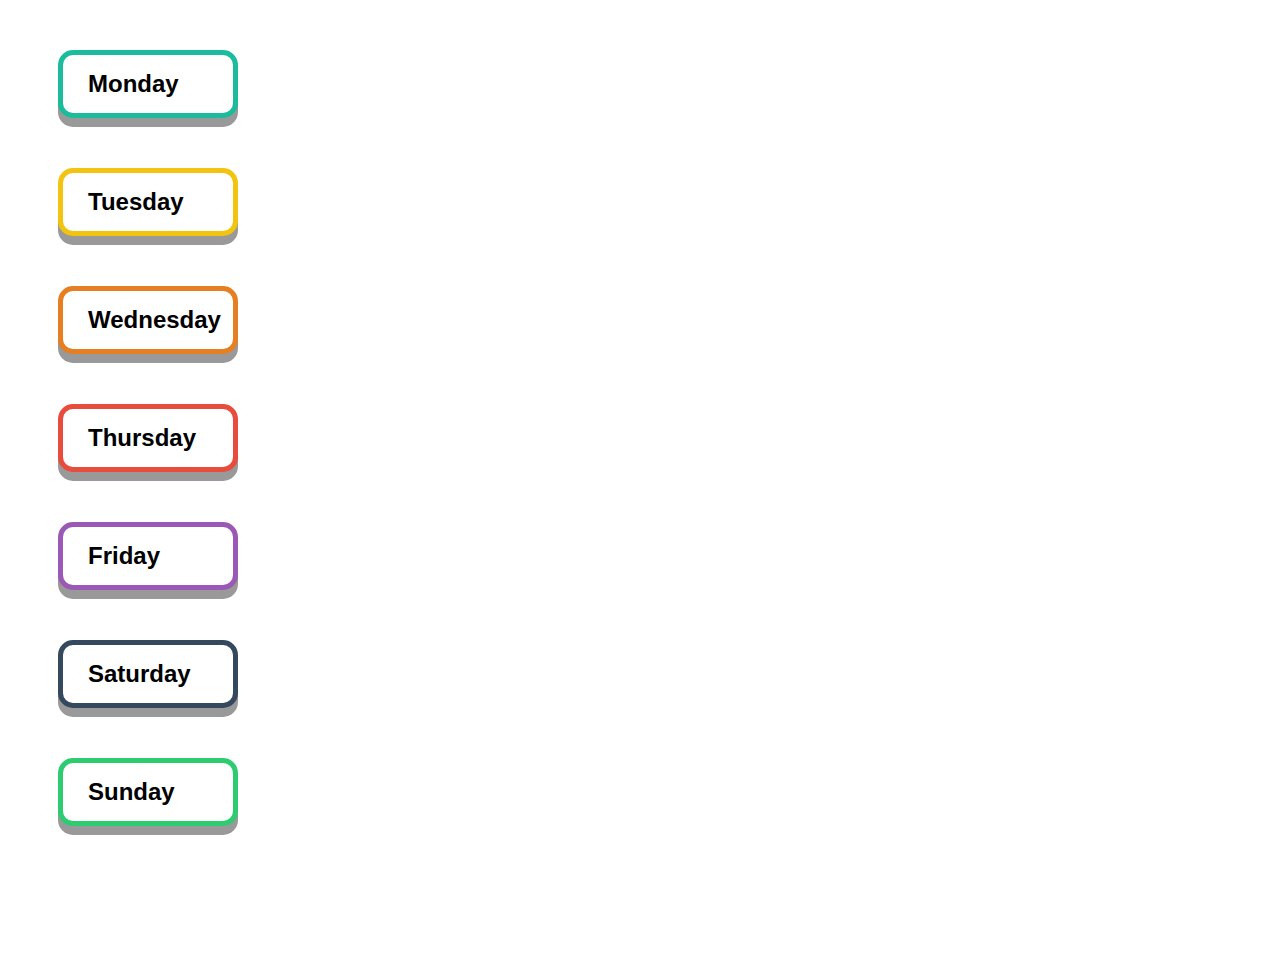
<file: TS2/S2_TECHNICAL.html>
<!DOCTYPE html>
<html lang="en">
<head>
    <meta charset="UTF-8">
    <meta name="viewport" content="width=device-width, initial-scale=1.0">
    <title>S2 Technical</title>
    <style>
        body {
            font-family: Arial, sans-serif;
            text-align: center;
            
            position: relative;
            min-height: 100vh;
        }

        

        .day-button {
            padding: 15px 25px;
            width: 180px;
            font-weight: bold;
            font-size: 24px;
            cursor: pointer;
            outline: none;
            color: #000;
            background-color: #fff;
            border: none;
            border-radius: 15px;
            box-shadow: 0 9px #999;
            display: flex;
            align-content: center;
            margin: 50px;
        }

        .day-button:active{
            box-shadow: 0 5px #666;
            transform: translateY(4px); 
        }

        .box {
            border: 3px solid #000;
            border-radius: 20px;
            width: 300px;
            height: 300px;
            position: absolute;
            top: -200px;
            left: 50%;
            transform: translateX(-50%);
            transition: top 1s, background-color 1s;
        }

        .animate-down {
            top: 150px;
        }

        @keyframes grow-and-shrink {
            0% {
            transform: scale(1);
            }
            50% {
            transform: scale(1.2);
            }
            100% {
            transform: scale(1);
            }
        }

        
        .monday { background-color: #1abc9c; 
            animation: grow-and-shrink infinite 4000ms;
        }
        .tuesday { background-color: #f1c40f; 
            animation: grow-and-shrink infinite 4000ms;
        }
        .wednesday { background-color: #e67e22; 
            animation: grow-and-shrink infinite 4000ms;
        }
        .thursday { background-color: #e74c3c; 
            animation: grow-and-shrink infinite 4000ms;
        }
        .friday { background-color: #9b59b6; 
            animation: grow-and-shrink infinite 4000ms;
        }
        .saturday { background-color: #34495e; 
            animation: grow-and-shrink infinite 4000ms;
        }
        .sunday { background-color: #2ecc71; 
            animation: grow-and-shrink infinite 4000ms;
        }

        #monday {
            border: 5px solid #1abc9c;
        }

        #tuesday {
            border: 5px solid #f1c40f;
        }

        #wednesday {
            border: 5px solid  #e67e22;
        }

        #thursday {
            border: 5px solid #e74c3c;
        }

        #friday {
            border: 5px solid #9b59b6;
        }

        #saturday {
            border: 5px solid #34495e;
        }

        #sunday {
            border: 5px solid #2ecc71;
        }
    </style>
</head>
<body>
    <div class="button-container">
        <button id= "monday" class="day-button" onclick="animateBox('monday')">Monday</button>
        <button id= "tuesday" class="day-button" onclick="animateBox('tuesday')">Tuesday</button>
        <button id= "wednesday" class="day-button" onclick="animateBox('wednesday')">Wednesday</button>
        <button id= "thursday" class="day-button" onclick="animateBox('thursday')">Thursday</button>
        <button id= "friday" class="day-button" onclick="animateBox('friday')">Friday</button>
        <button id= "saturday" class="day-button" onclick="animateBox('saturday')">Saturday</button>
        <button id= "sunday" class="day-button" onclick="animateBox('sunday')">Sunday</button>
    </div>
    <div id="box-container"></div>

    <script>
        function animateBox(day) {
            const boxContainer = document.getElementById('box-container');

            
            const newBox = document.createElement('div');
            newBox.className = 'box ' + day;

            
            boxContainer.appendChild(newBox);

            
            requestAnimationFrame(() => {
                newBox.classList.add('animate-down');
            });

            
            const oldBox = boxContainer.querySelector('.animate-down:not(.removing)');
            if (oldBox) {
                oldBox.classList.add('removing');
                oldBox.style.top = '-500px';
                oldBox.addEventListener('transitionend', () => {
                    oldBox.remove();
                });
            }
        }
    </script>
</body>
</html>
</file>
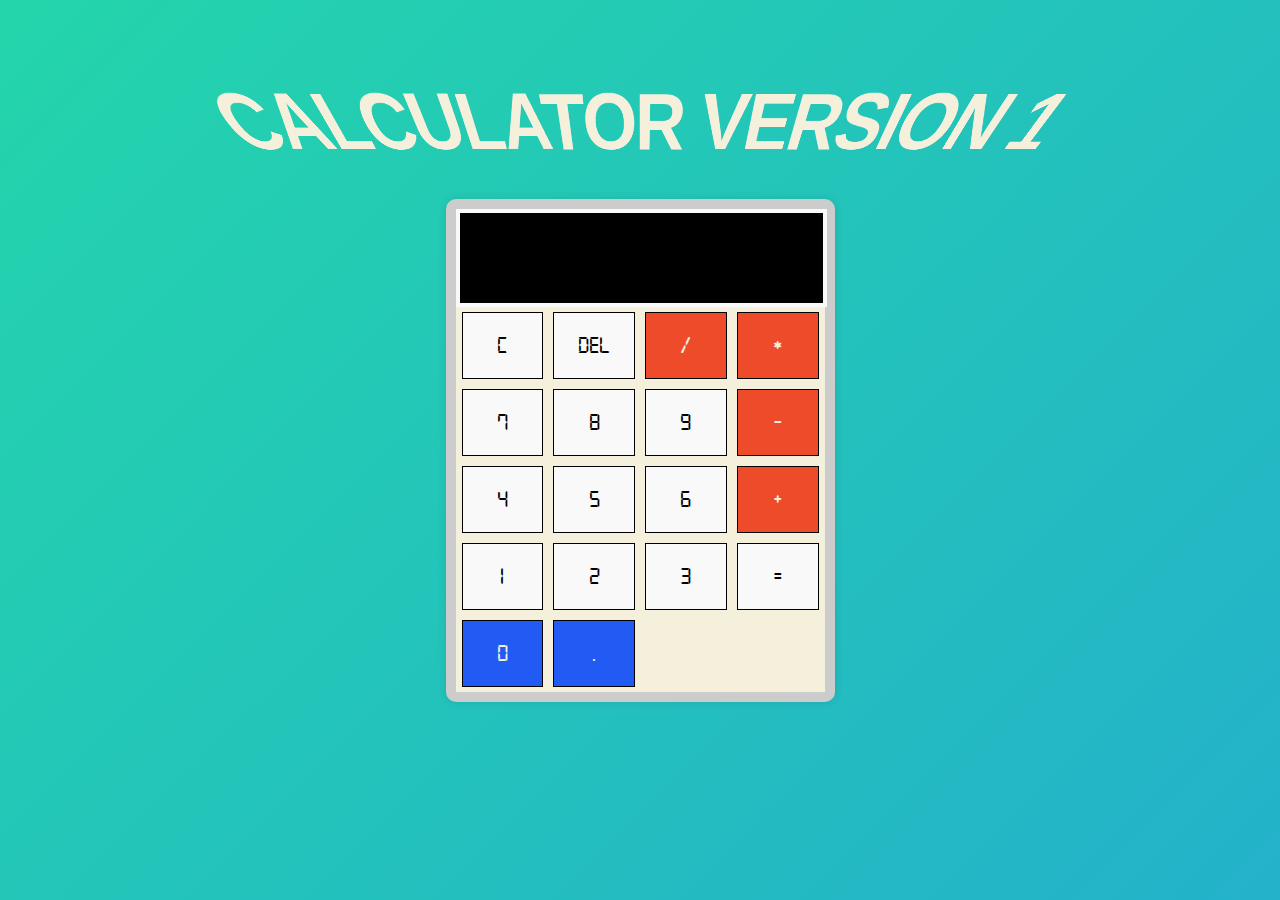
<file: TS3/TSA3.html>
<!DOCTYPE html>
<html lang="en">
<head>
    <meta charset="UTF-8">
    <meta name="viewport" content="width=device-width, initial-scale=1.0">
    <title>Calculator</title>
    <style>
        html, body {
            width: 100%;
            height:100%;
        }

        body {
            display: flex;
            justify-content: center;
            align-items: center;
            height: 100vh;
            background: linear-gradient(-45deg, #ee7752, #e73c7e, #23a6d5, #23d5ab);
            background-size: 400% 400%;
            animation: gradient 15s ease infinite;
            margin: 0;
        }

        @keyframes gradient {
        0% {
        background-position: 0% 50%;
        }
        50% {
        background-position: 100% 50%;
        }
        100% {
        background-position: 0% 50%;
        }
        }

        h1{
            position: absolute;
            vertical-align: top;
            margin-bottom: 700px;
            font-family: 'Coda Caption', sans-serif;
            font-weight: 800;
            font-size: 70px; 
            line-height: 1.0;
            letter-spacing: -0.03em;
            transform: perspective(300px) scaleY(1.5) rotateX(-40deg);
            transform-style: preserve-3d; 
            --layer-depth: 0.32em;
            color: #F4F0DB;
        }

        .calculator {
            border: 10px solid #ccc;
            border-radius: 10px;
            box-shadow: 0 0 10px rgba(0, 0, 0, 0.1);
            background-color: #F4F0DB;
        }

        .display {
            width: 93%;
            height: 70px;
            padding: 10px;
            font-size: 2.5em;
            text-align: right;
            border: none;
            border: 4px solid #f9f9f9;
            outline: none;
            background-color: #000;
            font-family: digital-clock-font;
            color: #39FF14;
            
        }

        @font-face {
            font-family:digital-clock-font;
            src: url(digital-7.regular.ttf);
        }

        .buttons {
            display: grid;
            grid-template-columns: repeat(4, 1fr);
            padding-left: 1px;
            padding-right: 1px;
            

            
        }

        button {
            
            padding-top: 20px;
            padding-bottom: 20px;
            margin: 5px;
            border: 1px solid #000;
            font-size: 1.5em;
            outline: none;
            background-color: #f9f9f9;
            cursor: pointer;
            font-family: digital-clock-font;

        }

        button:hover {
            background-color: #eaeaea;
        }

        button:active {
            background-color: #dcdcdc;
        }

        #opButton{
            background-color: #EE4B2B;
            color: #F4F0DB;
        }

        #blueButton{
            background-color: #225bf4;
            color: #F4F0DB;

        }

    </style>
    </head>
    <body>

    <h1 >CALCULATOR VERSION 1</h1>
    <div class="calculator">
        <input type="text" class="display" id="display" readonly>
        <div class="buttons">
            <button onclick="clearDisplay()">C</button>
            <button onclick="deleteChar()">Del</button>
            <button id="opButton" onclick="appendOperator('/')">/</button>
            <button id="opButton" onclick="appendOperator('*')">*</button>
            <button onclick="appendNumber(7)">7</button>
            <button onclick="appendNumber(8)">8</button>
            <button onclick="appendNumber(9)">9</button>
            <button id="opButton" onclick="appendOperator('-')">-</button>
            <button onclick="appendNumber(4)">4</button>
            <button onclick="appendNumber(5)">5</button>
            <button onclick="appendNumber(6)">6</button>
            <button id="opButton" onclick="appendOperator('+')">+</button>
            <button onclick="appendNumber(1)">1</button>
            <button onclick="appendNumber(2)">2</button>
            <button onclick="appendNumber(3)">3</button>
            <button onclick="calculate()">=</button>
            <button id="blueButton" onclick="appendNumber(0)">0</button>
            <button id="blueButton" onclick="appendNumber('.')">.</button>
        </div>
    </div>
    <script>
        function clearDisplay() {
            document.getElementById('display').value = '';
        }

        function deleteChar() {
            let display = document.getElementById('display').value;
            document.getElementById('display').value = display.slice(0, -1);
        }

        function appendNumber(number) {
            document.getElementById('display').value += number;
        }

        function appendOperator(operator) {
            document.getElementById('display').value += ` ${operator} `;
        }

        function calculate() {
            let display = document.getElementById('display').value;
            document.getElementById('display').value = eval(display);
        }
    </script>
</body>
</html>
</file>
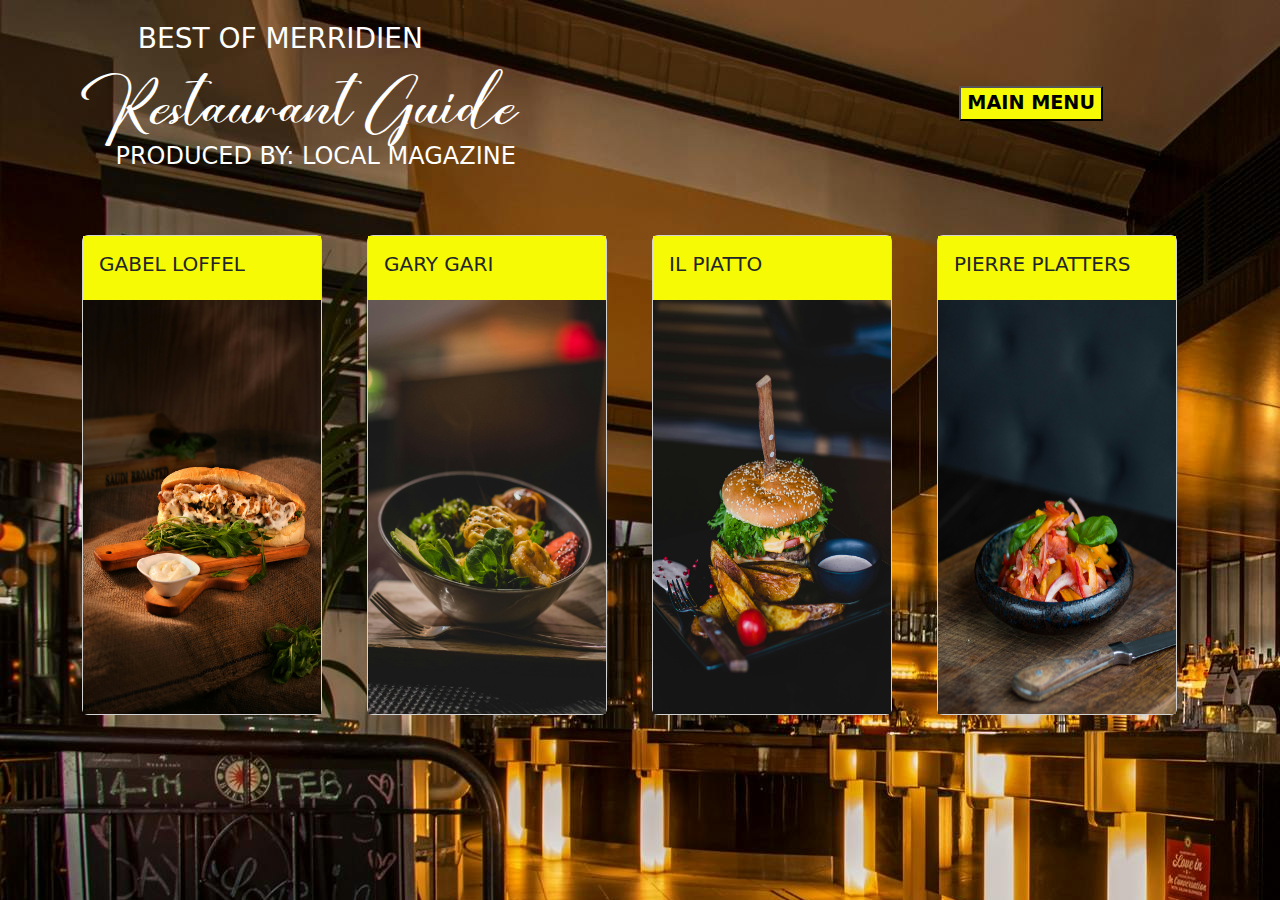
<file: TS4/TS4.html>
<!DOCTYPE html>
<html lang="en">

<head>
    <meta charset="UTF-8">
    <meta name="viewport" content="width=device-width, initial-scale=1.0">

    <!-- Bootstrap CSS -->
    <link rel="stylesheet" href="bootstrap-5.3.3-dist/bootstrap-5.3.3-dist/css/bootstrap.css">
    <title>TS4</title>

    <style>
        @font-face {
            font-family: senja;
            src: url("SenjalaraDemoRegular.ttf");
        }

        body {
            background-image: url('restobg.jpg');
        }

        h1 {
            font-family: senja;
        }

        .container {
            color: #fff;
        }

        #mainMenu {
            font-weight: bolder;
            background-color: #f6fa04;
            transition: 0.5s ease;
            font-size: larger;
            border-radius: 1px;
            z-index: 1000; /* Ensure Main Menu button is above the modal */
            position: relative;
        }

        #mainMenu:hover {
            background-color: #fff;
        }

        .card-body {
            background-color: #f6fa04;
        }

        .middle {
            transition: 0.5s ease;
            opacity: 0;
            position: absolute;
            top: 50%;
            left: 50%;
            transform: translate(-50%, -50%);
            text-align: center;
        }

        .text {
            color: #000000;
            font-size: 16px;
            font-weight: bolder;
            padding-bottom: 5px;
        }

        .card:hover .card-photo {
            opacity: 0.3;
            transition: 0.5s ease;
        }

        .card:hover .middle {
            opacity: 1;
        }

        /* Modal Background */
        .modal {
            display: none; /* Hidden by default */
            position: fixed;
            top: 20%;
            left: 50%;
            transform: translate(-50%, -20%);
            background-color: rgba(255, 255, 255, 1);
            z-index: 999; /* Keep it above most elements */
            width: 50%;
            padding: 20px;
            border-radius: 10px;
            box-shadow: 0 4px 8px rgba(0, 0, 0, 0.3);
        }

        .modal-content {
            background-color: white;
            padding: 20px;
            border-radius: 5px;
            width: 100%;
            text-align: center; /* Center text inside modal content */
            color: black;
        }
    </style>
</head>

<body>
    <div class="container">
        <div class="column">
            <div class="row" style="padding-bottom: 2%; padding-left: 5%; padding-top: 2%;">
                <h3>BEST OF MERRIDIEN</h3>
            </div>
            <div class="row">
                <div class="col-md-6">
                    <h1>Restaurant Guide</h1>
                </div>
                <div class="col-md-5 text-end">
                    <button id="mainMenu">MAIN MENU</button>
                </div>
            </div>
            <div class="row" style="padding-left: 3%; padding-bottom: 5%;">
                <h4>PRODUCED BY: LOCAL MAGAZINE</h4>
            </div>
        </div>

        <div class="row">
            <!-- Card 1 -->
            <div class="col col-md-3">
                <div class="card" style="width: 15rem; height: 30rem;">
                    <div class="card-body">
                        <h5 class="card-title">GABEL LOFFEL</h5>
                    </div>
                    <img src="food2.jpg" class="card-photo" alt="GABEL LOFFEL" style="height: 100%;">
                    <div class="middle">
                        <div class="text">Get out your Lederhosen!</div>
                        <button class="openModalButton" data-modal-target="gabelModal">More</button>
                    </div>
                </div>
            </div>
            <!-- Modal Structure for Card 1 -->
            <div id="gabelModal" class="modal">
                <div class="modal-content">
                    <h2>GABEL LOFFEL</h2>
                    <p>Lorem ipsum dolor sit amet consectetur, adipisicing elit. Cupiditate praesentium accusantium voluptate fugiat impedit minima dolorum nemo voluptatibus repudiandae nobis harum earum hic distinctio rerum, veniam recusandae doloremque enim soluta?</p>
                </div>
            </div>

            <!-- Card 2 -->
            <div class="col col-md-3">
                <div class="card" style="width: 15rem; height: 30rem;">
                    <div class="card-body">
                        <h5 class="card-title">GARY GARI</h5>
                    </div>
                    <img src="food1.jpg" class="card-photo" alt="GARY GARI" style="height: 100%;">
                    <div class="middle">
                        <div class="text">The delicious headquarters for all your ginger-related needs!</div>
                        <button class="openModalButton" data-modal-target="garyModal">More</button>
                    </div>
                </div>
            </div>
            <!-- Modal Structure for Card 2 -->
            <div id="garyModal" class="modal">
                <div class="modal-content">
                    <h2>GARY GARI</h2>
                    <p>Lorem ipsum, dolor sit amet consectetur adipisicing elit. Quam, at. Aut tempore veniam delectus voluptatibus illo! Fuga culpa voluptatum id amet, autem assumenda repellat. Sapiente repellendus libero amet ipsa inventore!</p>
                </div>
            </div>

            <!-- Card 3 -->
            <div class="col col-md-3">
                <div class="card" style="width: 15rem; height: 30rem;">
                    <div class="card-body">
                        <h5 class="card-title">IL PIATTO</h5>
                    </div>
                    <img src="food3.jpg" class="card-photo" alt="IL PIATTO" style="height: 100%;">
                    <div class="middle">
                        <div class="text">Got wild finicky kids? Head for Il Piatto for kid-friendly Italian fun!</div>
                        <button class="openModalButton" data-modal-target="piattoModal">More</button>
                    </div>
                </div>
            </div>
            <!-- Modal Structure for Card 3 -->
            <div id="piattoModal" class="modal">
                <div class="modal-content">
                    <h2>IL PIATTO</h2>
                    <p>Lorem, ipsum dolor sit amet consectetur adipisicing elit. Placeat accusamus maiores necessitatibus nostrum, quo excepturi at ducimus, numquam dolorum recusandae inventore deleniti iure incidunt corporis vero! Optio error sunt rerum.</p>
                </div>
            </div>

            <!-- Card 4 -->
            <div class="col col-md-3">
                <div class="card" style="width: 15rem; height: 30rem;">
                    <div class="card-body">
                        <h5 class="card-title">PIERRE PLATTERS</h5>
                    </div>
                    <img src="food4.jpg" class="card-photo" alt="PIERRE PLATTERS" style="height: 100%;">
                    <div class="middle">
                        <div class="text">Smart talks. Smart eats!</div>
                        <button class="openModalButton" data-modal-target="pierreModal">More</button>
                    </div>
                </div>
            </div>
            <!-- Modal Structure for Card 4 -->
            <div id="pierreModal" class="modal">
                <div class="modal-content">
                    <h2>PIERRE PLATTERS</h2>
                    <p>Lorem ipsum dolor sit amet consectetur adipisicing elit. Assumenda, facilis, vitae cupiditate quisquam praesentium dolorem, accusantium cum libero nostrum quos aperiam mollitia cumque harum accusamus temporibus nulla velit excepturi veniam.</p>
                </div>
            </div>
        </div>
    </div>

    <script>
        // Add event listeners for all buttons with the class 'openModalButton'
        document.querySelectorAll('.openModalButton').forEach(button => {
            button.addEventListener('click', (event) => {
                const modalId = event.target.getAttribute('data-modal-target');
                const modal = document.getElementById(modalId);
                modal.style.display = 'block';
            });
        });

        // Add event listener for the Main Menu button to close all modals
        document.getElementById('mainMenu').addEventListener('click', () => {
            document.querySelectorAll('.modal').forEach(modal => {
                modal.style.display = 'none';
            });
        });
    </script>

    <!-- Bootstrap Bundle -->
    <script src="bootstrap-5.3.3-dist/bootstrap-5.3.3-dist/js/bootstrap.bundle.js"></script>
</body>

</html>
</file>
